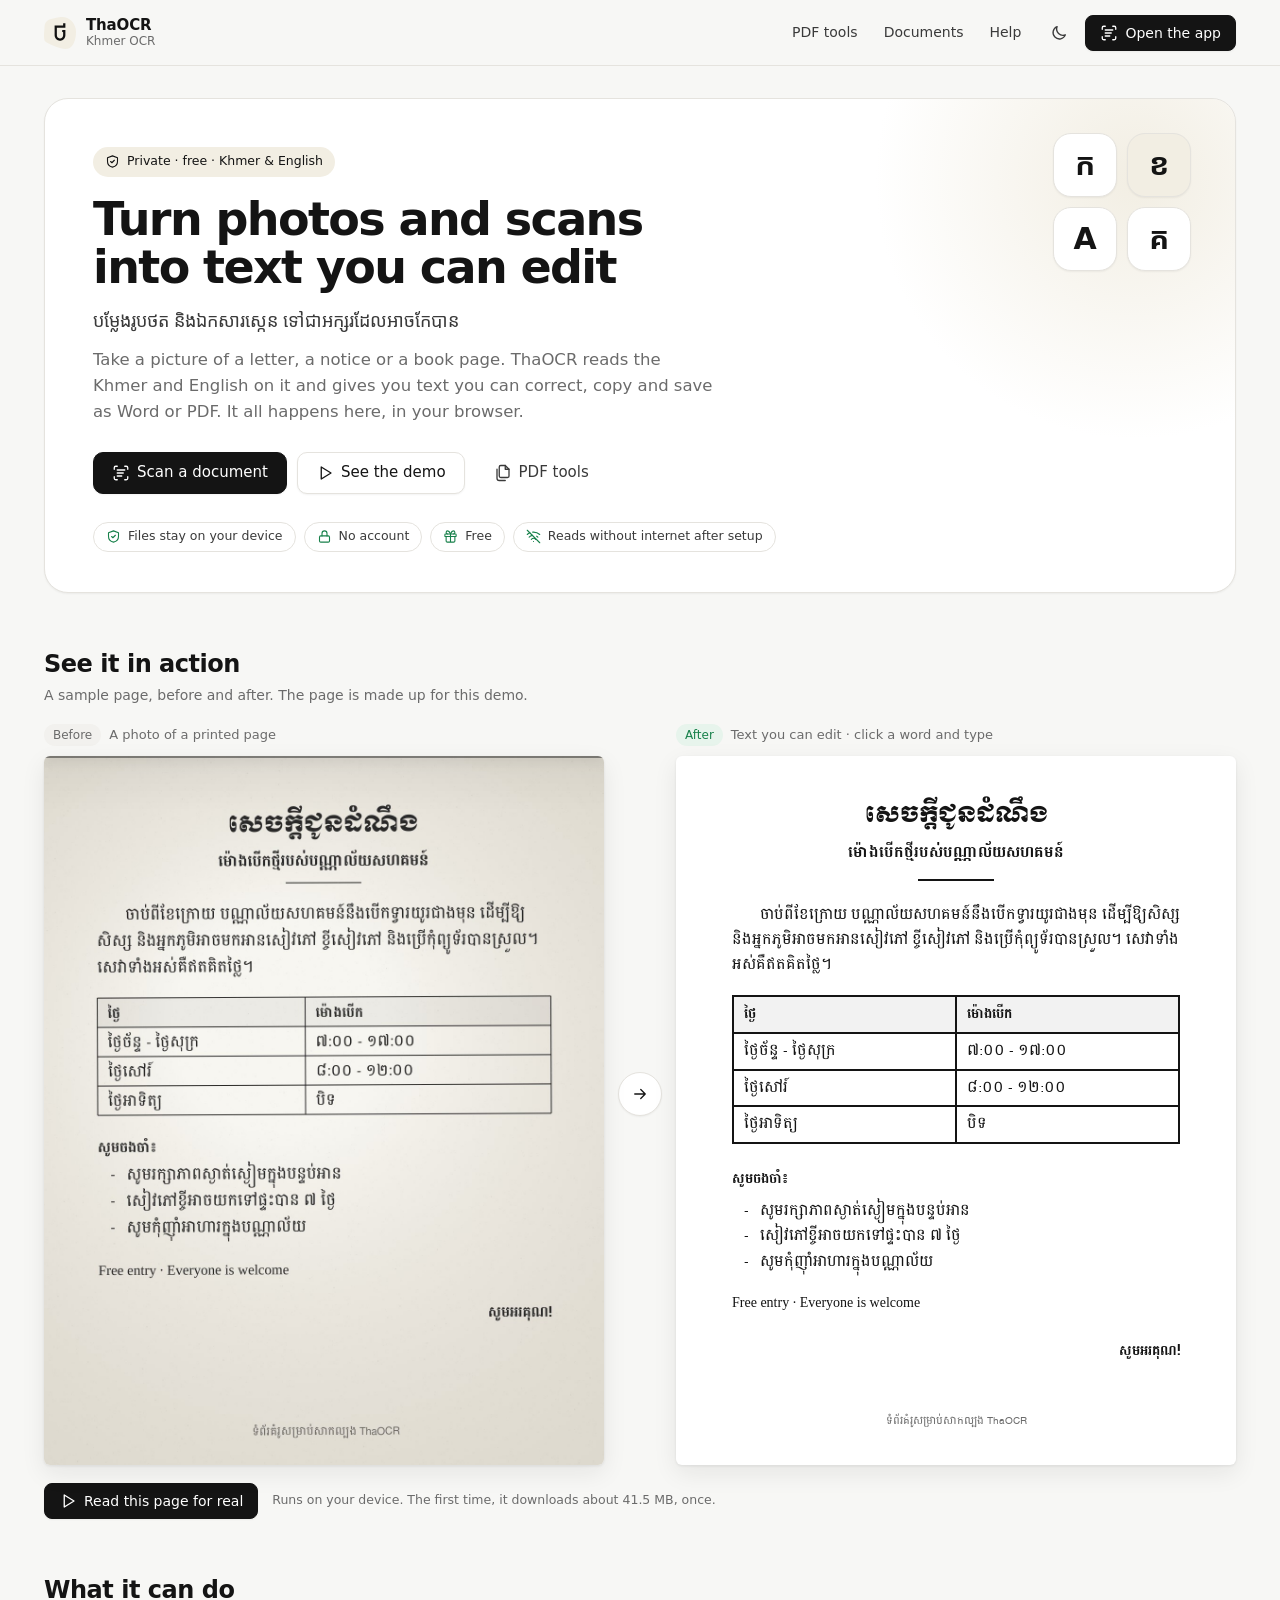
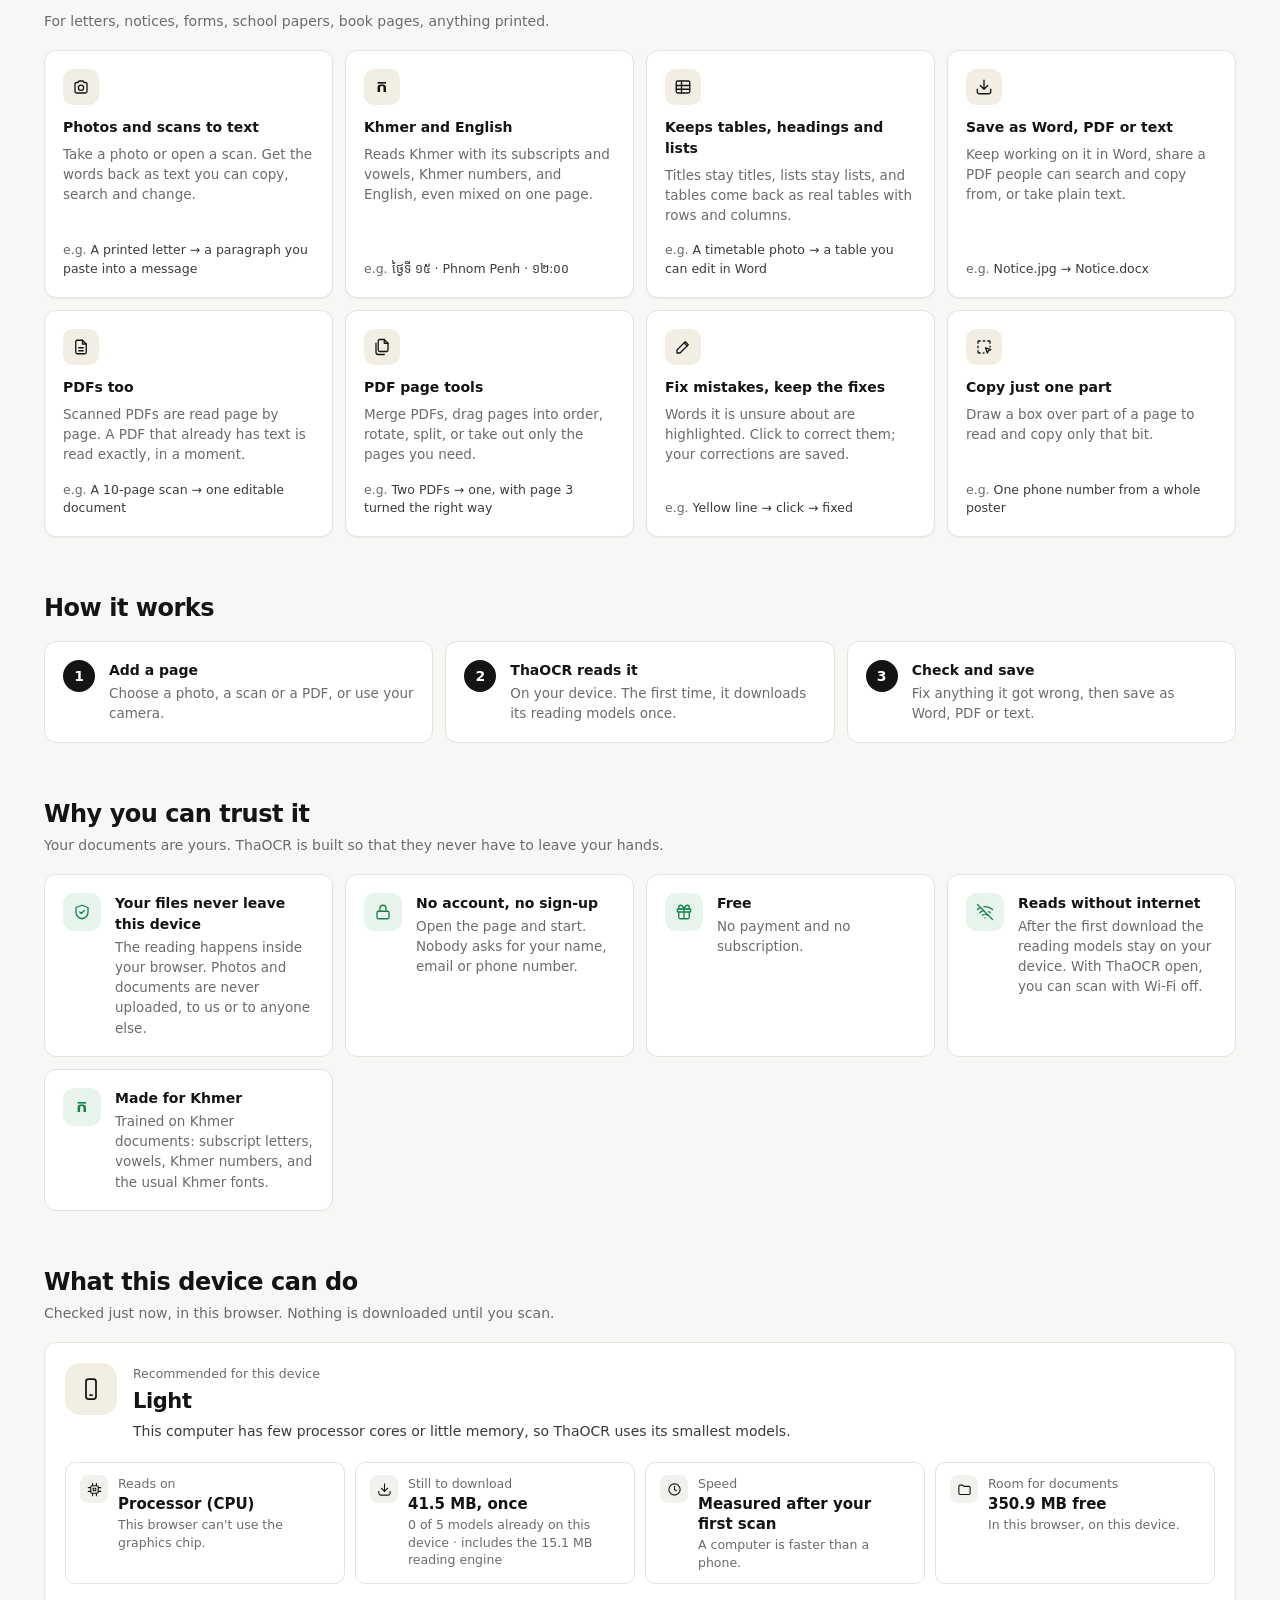
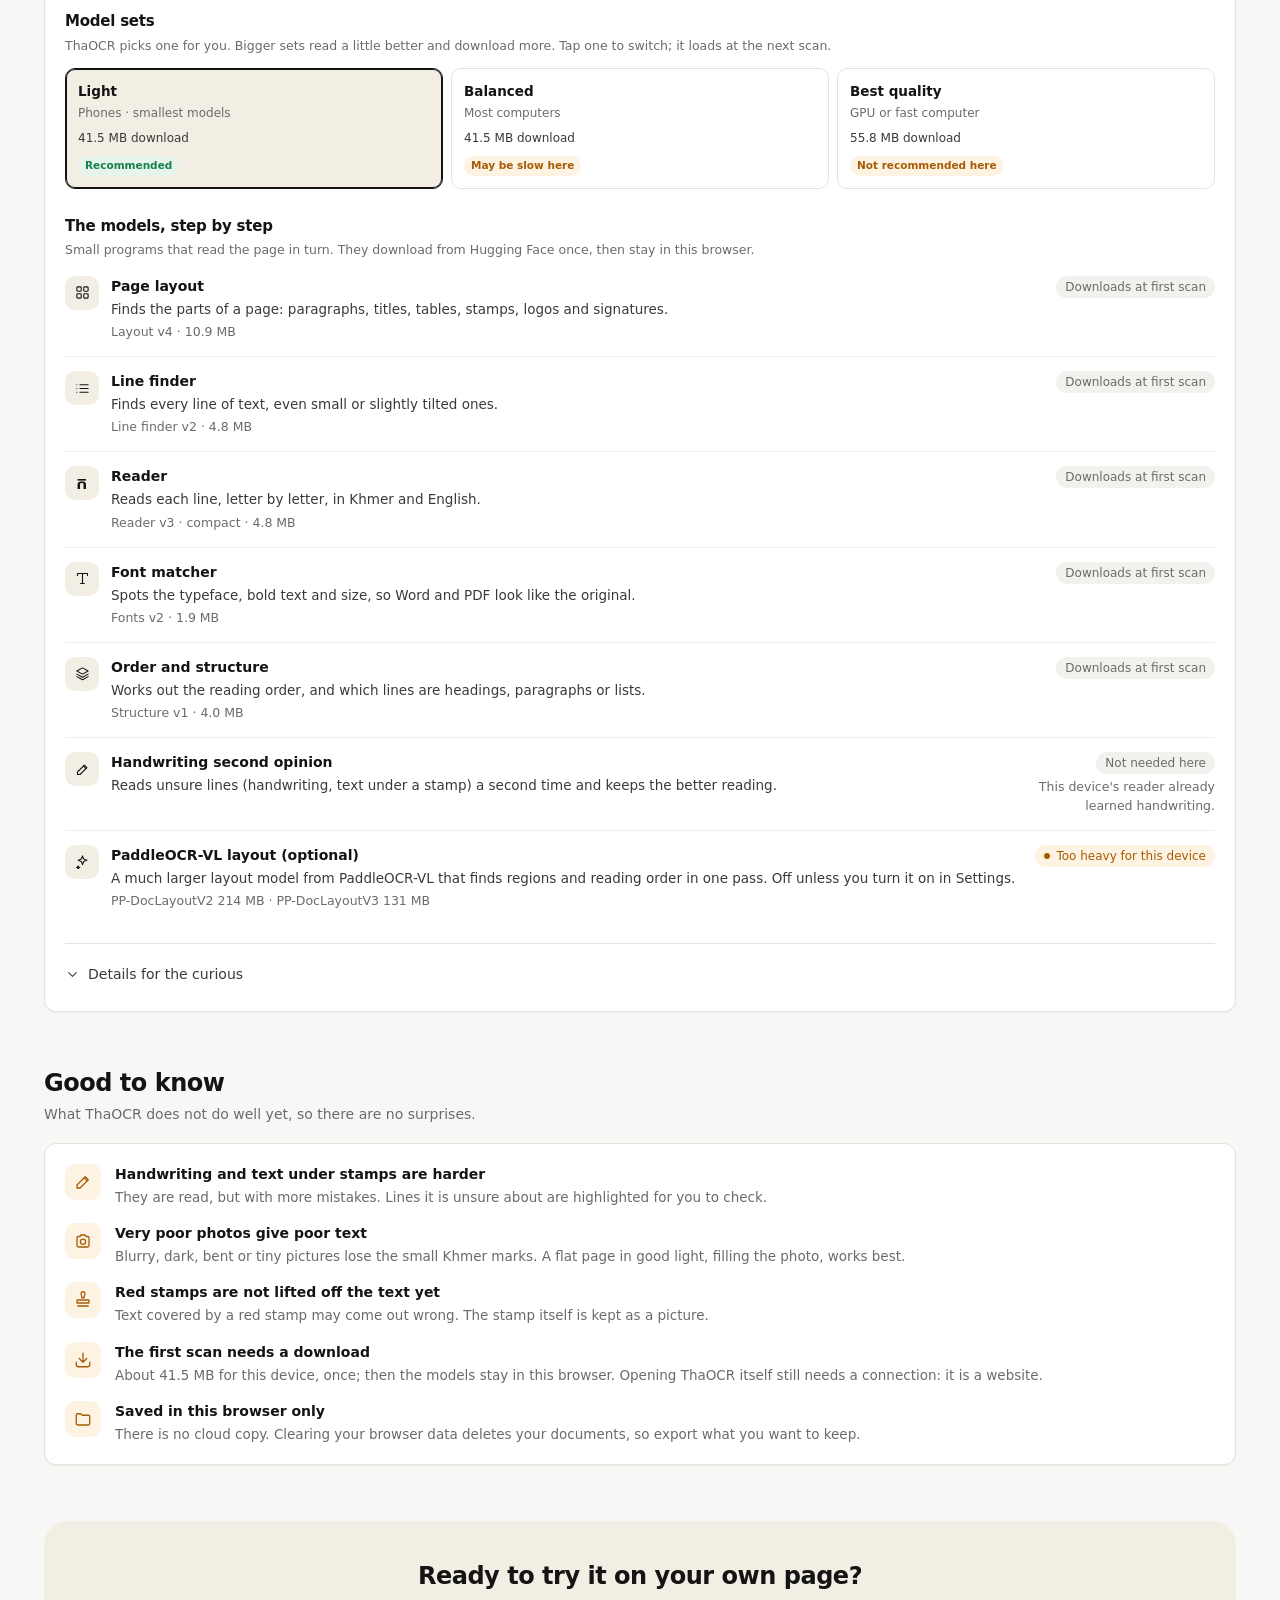
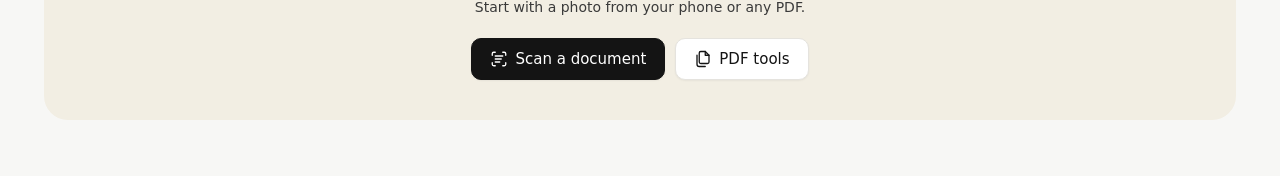
<file: index.html>
<!DOCTYPE html>
<html lang="en"><head><meta charset="utf-8"><meta name="viewport" content="width=device-width,initial-scale=1,viewport-fit=cover">
<title>ThaOCR</title>
<meta name="description" content="Khmer and English document OCR that runs entirely in your browser. No upload, no account, no server.">
<meta name="color-scheme" content="light dark">
<meta name="theme-color" content="#f7f7f5">
<script>/* theme before first paint (no flash): saved choice, else the system setting. app.js keeps it in sync. */
(function(){var t;try{t=localStorage.getItem("thaocr.theme")}catch(e){}var d=t==="dark"||(t!=="light"&&window.matchMedia&&matchMedia("(prefers-color-scheme: dark)").matches);document.documentElement.setAttribute("data-theme",d?"dark":"light");var m=document.querySelector('meta[name="theme-color"]');if(m)m.content=d?"#0f0f10":"#f7f7f5";})();</script>
<link rel="icon" type="image/svg+xml" href="logo.svg">
<link rel="stylesheet" href="app.css">
<link rel="stylesheet" href="home.css">
</head><body>
<svg width="0" height="0" style="position:absolute" aria-hidden="true"><defs>
 <symbol id="i-home" viewBox="0 0 24 24"><path d="M3 11.5 12 4l9 7.5"/><path d="M5 10v10h5v-6h4v6h5V10"/></symbol>
 <symbol id="i-pdf" viewBox="0 0 24 24"><path d="M15 2H9a2 2 0 0 0-2 2v12a2 2 0 0 0 2 2h9a2 2 0 0 0 2-2V7z"/><path d="M15 2v5h5"/><path d="M4 7v12a3 3 0 0 0 3 3h8"/></symbol>
 <symbol id="i-scan" viewBox="0 0 24 24"><path d="M3 7V5a2 2 0 0 1 2-2h2M17 3h2a2 2 0 0 1 2 2v2M21 17v2a2 2 0 0 1-2 2h-2M7 21H5a2 2 0 0 1-2-2v-2M7 8h10M7 12h8M7 16h6"/></symbol>
 <symbol id="i-select" viewBox="0 0 24 24"><path d="M4 7V5a1 1 0 0 1 1-1h2M11 4h2M17 4h2a1 1 0 0 1 1 1v2M20 11v1M4 11v2M4 17v2a1 1 0 0 0 1 1h2M11 20h1"/><path d="m14 13 7 2.6-3.1 1.3-1.3 3.1z"/></symbol>
 <symbol id="i-folder" viewBox="0 0 24 24"><path d="M3 7a2 2 0 0 1 2-2h4l2 2h8a2 2 0 0 1 2 2v9a2 2 0 0 1-2 2H5a2 2 0 0 1-2-2z"/></symbol>
 <symbol id="i-sliders" viewBox="0 0 24 24"><path d="M4 21v-7M4 10V3M12 21v-9M12 8V3M20 21v-5M20 12V3M1 14h6M9 8h6M17 16h6"/></symbol>
 <symbol id="i-panel" viewBox="0 0 24 24"><rect x="3" y="4" width="18" height="16" rx="3"/><path d="M9 4v16"/></symbol>
 <symbol id="i-help" viewBox="0 0 24 24"><circle cx="12" cy="12" r="9"/><path d="M9.1 9a3 3 0 0 1 5.8 1c0 2-3 3-3 3M12 17h.01"/></symbol>
 <symbol id="i-shield" viewBox="0 0 24 24"><path d="M12 3l8 3v6c0 5-3.5 8-8 9-4.5-1-8-4-8-9V6z"/><path d="m9 12 2 2 4-4"/></symbol>
 <symbol id="i-download" viewBox="0 0 24 24"><path d="M21 15v3a3 3 0 0 1-3 3H6a3 3 0 0 1-3-3v-3M7 10l5 5 5-5M12 15V3"/></symbol>
 <symbol id="i-sun" viewBox="0 0 24 24"><circle cx="12" cy="12" r="4"/><path d="M12 2v2M12 20v2M4.9 4.9l1.4 1.4M17.7 17.7l1.4 1.4M2 12h2M20 12h2M4.9 19.1l1.4-1.4M17.7 6.3l1.4-1.4"/></symbol>
 <symbol id="i-moon" viewBox="0 0 24 24"><path d="M20.5 14.5A8.5 8.5 0 0 1 9.5 3.5a8.5 8.5 0 1 0 11 11Z"/></symbol>
</defs></svg>
<a class="skip" href="#view">Skip to content</a>
<div class="shell" id="shell">
 <aside class="side" aria-label="Main">
  <div class="side-top">
   <a class="brand" href="#/home" aria-label="ThaOCR home">
    <svg class="mark" viewBox="0 0 792.53 791.42" aria-hidden="true"><path fill="#f2eee3" d="m5.74,347.98c2.95-32.15,5.25-64.36,6.35-96.63C18.74,55.04,169.58,48.29,378.34,7.01c221.05-43.71,381.76,124.54,408.37,292.23,24.98,157.35-28.72,457.08-197.32,488.3-167.89,31.09-510.61-133.44-561.98-187.33C-8.02,563.05-1.58,427.75,5.74,347.98Z"/><path fill="#111" d="m318.8,452.55c0,41.06,31.32,76.2,72.29,78.87,23.42,1.52,44.78-7.4,59.92-22.54,14.02-14.02,22.71-33.37,22.71-54.76v-77.46h0c-15.43,0-27.94-12.51-27.94-27.94h0c0-15.43,12.51-27.94,27.94-27.94h55.87v131.22c0,71.24-55.06,131.56-126.21,135.27-76.86,4-140.47-57.16-140.47-133.15v-245.08h210.8v-55.87s55.87,0,55.87,0v111.75h-210.8v187.64Z"/></svg>
    <div><b>ThaOCR</b><span>Khmer OCR</span></div>
   </a>
   <button class="sidetog" id="sidetog" type="button" title="Close sidebar (Ctrl+Shift+S)" aria-label="Close sidebar" aria-expanded="true"><svg class="i"><use href="#i-panel"/></svg></button>
  </div>
  <nav class="tabs" aria-label="Pages">
   <a class="nav" data-r="home" href="#/home" aria-label="Home"><svg class="i" aria-hidden="true"><use href="#i-home"/></svg><span class="t">Home</span></a>
   <a class="nav" data-r="pdf" href="#/pdf" aria-label="PDF"><svg class="i" aria-hidden="true"><use href="#i-pdf"/></svg><span class="t">PDF</span></a>
   <a class="nav" data-r="scan" href="#/scan" aria-label="Scan"><svg class="i" aria-hidden="true"><use href="#i-scan"/></svg><span class="t">Scan</span></a>
   <a class="nav" data-r="select" href="#/select" aria-label="Select"><svg class="i" aria-hidden="true"><use href="#i-select"/></svg><span class="t">Select</span></a>
   <a class="nav" data-r="documents" href="#/documents" aria-label="Documents"><svg class="i" aria-hidden="true"><use href="#i-folder"/></svg><span class="t">Documents</span><span class="count" id="n_docs"></span></a>
   <a class="nav" data-r="settings" href="#/settings" aria-label="Settings"><svg class="i" aria-hidden="true"><use href="#i-sliders"/></svg><span class="t">Settings</span></a>
  </nav>
  <a class="running hide" id="running" href="#/process" aria-label="OCR running · show progress"><span class="spin"></span><span class="grow" id="running_txt">Working…</span><b id="running_pct"></b></a>
  <div class="spacer"></div>
  <a class="nav help" data-r="help" href="#/help" aria-label="Help"><svg class="i" aria-hidden="true"><use href="#i-help"/></svg><span class="t">Help</span></a>
  <div class="foot">
   <span class="devchip" title="Nothing leaves this device"><svg class="i s" aria-hidden="true"><use href="#i-shield"/></svg><span id="dev">…</span></span>
   <button class="iconbtn themetog" type="button" title="Dark mode" aria-label="Switch to dark mode"><svg class="i ic-moon" aria-hidden="true"><use href="#i-moon"/></svg><svg class="i ic-sun" aria-hidden="true"><use href="#i-sun"/></svg></button>
  </div>
 </aside>
 <div class="main">
  <!-- Home only (#/home): a website header instead of the sidebar. The app pages keep the sidebar. -->
  <header class="lhead" id="lhead" aria-label="ThaOCR">
   <div class="lhead-in">
    <a class="brand" href="#/home" aria-label="ThaOCR home">
     <svg class="mark" viewBox="0 0 792.53 791.42" aria-hidden="true"><path fill="#f2eee3" d="m5.74,347.98c2.95-32.15,5.25-64.36,6.35-96.63C18.74,55.04,169.58,48.29,378.34,7.01c221.05-43.71,381.76,124.54,408.37,292.23,24.98,157.35-28.72,457.08-197.32,488.3-167.89,31.09-510.61-133.44-561.98-187.33C-8.02,563.05-1.58,427.75,5.74,347.98Z"/><path fill="#111" d="m318.8,452.55c0,41.06,31.32,76.2,72.29,78.87,23.42,1.52,44.78-7.4,59.92-22.54,14.02-14.02,22.71-33.37,22.71-54.76v-77.46h0c-15.43,0-27.94-12.51-27.94-27.94h0c0-15.43,12.51-27.94,27.94-27.94h55.87v131.22c0,71.24-55.06,131.56-126.21,135.27-76.86,4-140.47-57.16-140.47-133.15v-245.08h210.8v-55.87s55.87,0,55.87,0v111.75h-210.8v187.64Z"/></svg>
     <div><b>ThaOCR</b><span>Khmer OCR</span></div>
    </a>
    <nav class="lnav" aria-label="Pages">
     <a href="#/pdf">PDF tools</a>
     <a href="#/documents">Documents<span class="count" id="ln_docs"></span></a>
     <a href="#/help">Help</a>
    </nav>
    <button class="btn icon ghost themetog tip" type="button" data-tip="Dark mode" aria-label="Switch to dark mode"><svg class="i ic-moon" aria-hidden="true"><use href="#i-moon"/></svg><svg class="i ic-sun" aria-hidden="true"><use href="#i-sun"/></svg></button>
    <a class="btn p" href="#/scan" data-go><svg class="i" aria-hidden="true"><use href="#i-scan"/></svg><span>Open the app</span></a>
   </div>
  </header>
  <div class="topbar"><button class="btn icon themetog tip" id="themetog" type="button" data-tip="Dark mode" aria-label="Switch to dark mode"><svg class="i ic-moon" aria-hidden="true"><use href="#i-moon"/></svg><svg class="i ic-sun" aria-hidden="true"><use href="#i-sun"/></svg></button></div>
  <main class="page" id="view" tabindex="-1"></main>
 </div>
</div>
<input id="fileinput" type="file" accept="image/*,application/pdf,.pdf" multiple hidden>
<div class="toast" id="toast" role="status" aria-live="polite"></div>
<div class="modal hide" id="notice" role="dialog" aria-modal="true" aria-labelledby="notice_t">
 <div class="modal-card">
  <svg class="mark" viewBox="0 0 792.53 791.42" width="44" height="44" aria-hidden="true" style="margin-bottom:14px"><path fill="#f2eee3" d="m5.74,347.98c2.95-32.15,5.25-64.36,6.35-96.63C18.74,55.04,169.58,48.29,378.34,7.01c221.05-43.71,381.76,124.54,408.37,292.23,24.98,157.35-28.72,457.08-197.32,488.3-167.89,31.09-510.61-133.44-561.98-187.33C-8.02,563.05-1.58,427.75,5.74,347.98Z"/><path fill="#111" d="m318.8,452.55c0,41.06,31.32,76.2,72.29,78.87,23.42,1.52,44.78-7.4,59.92-22.54,14.02-14.02,22.71-33.37,22.71-54.76v-77.46h0c-15.43,0-27.94-12.51-27.94-27.94h0c0-15.43,12.51-27.94,27.94-27.94h55.87v131.22c0,71.24-55.06,131.56-126.21,135.27-76.86,4-140.47-57.16-140.47-133.15v-245.08h210.8v-55.87s55.87,0,55.87,0v111.75h-210.8v187.64Z"/></svg>
  <h2 id="notice_t">Welcome to ThaOCR</h2>
  <p class="lead">Khmer &amp; English OCR, right in your browser.</p>
  <ul class="points">
   <li><span class="pi"><svg class="i" aria-hidden="true"><use href="#i-shield"/></svg></span><div><b>Private</b><span>Your files are never uploaded. No account, no server.</span></div></li>
   <li><span class="pi"><svg class="i" aria-hidden="true"><use href="#i-folder"/></svg></span><div><b>Saved on this device only</b><span>Clearing browser data deletes them. Export what you want to keep.</span></div></li>
   <li><span class="pi"><svg class="i" aria-hidden="true"><use href="#i-download"/></svg></span><div><b>One-time download</b><span id="notice_dl" data-after=" Speed depends on your device.">The reading models download once, at the first scan. Speed depends on your device.</span></div></li>
  </ul>
  <button class="btn p lg block" id="notice_ok" type="button">Get started</button>
  <p class="fine">Models from Hugging Face · runtime from jsDelivr · no document data</p>
 </div>
</div>
<script src="ocr/engine.js"></script>
<script src="ocr/pipeline.js"></script>
<script src="ocr/pdf.js"></script>
<script src="ocr/device.js"></script>
<script src="ocr/store.js"></script>
<script src="docview.js"></script>
<script src="export.js"></script>
<script src="pdftools.js"></script>
<script src="home.js"></script>
<script src="app.js"></script>
</body></html>
</file>
<file: app.css>
/* ThaOCR — calm, modern, monochrome. The only tint is the cream of the Tha mark (#f2eee3) on ink (#141414).
   Every colour is a token: [data-theme=dark] on <html> swaps them (set before first paint by index.html).
   Page images and rebuilt pages stay "paper" (white) in both themes, like a document viewer. */
:root{
  color-scheme:light;
  --bg:#f7f7f5;--surface:#fff;--surface-2:#f2f1ee;--surface-3:#e8e6e1;
  --ink:#141414;--ink-2:#3a3a3a;--mut:#6b6b6b;--mut-2:#9c9c9c;
  --line:#e5e3de;--line-2:#efeeea;
  --cream:#f2eee3;--cream-2:#e2dac6;
  --accent:#141414;--accent-hover:#303030;--on-accent:#fff;--seg-on:#fff;
  --ok:#17804a;--ok-soft:#e7f4ec;
  --warn:#a85b06;--warn-soft:#fdf3e2;--warn-line:#f0d6a1;--warn-ink:#6f3e05;
  --bad:#b42318;--bad-soft:#fdecea;--bad-line:#f3c7c7;
  --paper:#fff;--paper-ink:#141414;--focus:#141414;--overlay:rgba(20,20,20,.42);
  --r-l:16px;--r:12px;--r-s:8px;
  --shadow:0 1px 2px rgba(20,20,20,.05);
  --shadow-2:0 12px 32px rgba(20,20,20,.12),0 2px 6px rgba(20,20,20,.06);
  --page-shadow:0 1px 3px rgba(20,20,20,.08),0 8px 24px rgba(20,20,20,.08);
  --ease:cubic-bezier(.2,.7,.2,1);
  --khm:"Noto Sans Khmer","Khmer OS","Khmer OS Battambang",sans-serif;
}
[data-theme=dark]{
  color-scheme:dark;
  --bg:#0f0f10;--surface:#171719;--surface-2:#1e1e21;--surface-3:#2a2a2e;
  --ink:#ededed;--ink-2:#cdcdcd;--mut:#9d9da2;--mut-2:#6d6d72;
  --line:#2b2b2f;--line-2:#222226;
  --cream:#2a2720;--cream-2:#4a4436;
  --accent:#ededed;--accent-hover:#fff;--on-accent:#111;--seg-on:#2e2e33;
  --ok:#5cc98a;--ok-soft:rgba(92,201,138,.13);
  --warn:#efa94a;--warn-soft:rgba(239,169,74,.11);--warn-line:rgba(239,169,74,.3);--warn-ink:#f3c27e;
  --bad:#f2786d;--bad-soft:rgba(242,120,109,.12);--bad-line:rgba(242,120,109,.35);
  --focus:#ededed;--overlay:rgba(0,0,0,.6);
  --shadow:0 1px 2px rgba(0,0,0,.35);
  --shadow-2:0 16px 40px rgba(0,0,0,.55),0 2px 8px rgba(0,0,0,.35);
  --page-shadow:0 1px 3px rgba(0,0,0,.4),0 10px 30px rgba(0,0,0,.45);
}

/* bundled Khmer face: devices without a Khmer system font still shape Khmer (fetched only when Khmer text is shown) */
@font-face{font-family:"Noto Sans Khmer";src:url(fonts/NotoSansKhmer-Regular.ttf) format("truetype");font-weight:400;font-display:swap;unicode-range:U+1780-17FF,U+19E0-19FF,U+200B-200D,U+25CC}
@font-face{font-family:"Noto Sans Khmer";src:url(fonts/NotoSansKhmer-Bold.ttf) format("truetype");font-weight:700;font-display:swap;unicode-range:U+1780-17FF,U+19E0-19FF,U+200B-200D,U+25CC}

/* ---------- base */
*{box-sizing:border-box}
html{-webkit-text-size-adjust:100%}
html,body{margin:0;min-height:100%}
body{font:14px/1.5 Inter,system-ui,-apple-system,"Segoe UI",Roboto,"Noto Sans Khmer",sans-serif;color:var(--ink);background:var(--bg);-webkit-font-smoothing:antialiased;-webkit-tap-highlight-color:transparent}
::selection{background:var(--cream-2)}
a{color:inherit;text-decoration:none}
.page p a:not(.btn),.empty a:not(.btn),.lnk{text-decoration:underline;text-underline-offset:3px;text-decoration-color:var(--mut-2)}
.page p a:not(.btn):hover,.lnk:hover{text-decoration-color:currentColor}
button,input,select,textarea{font:inherit;color:inherit}
button{cursor:pointer}button:disabled{opacity:.45;cursor:default}
input[type=checkbox]{accent-color:var(--accent);width:15px;height:15px;margin:0;cursor:pointer}
:focus-visible{outline:2px solid var(--focus);outline-offset:2px}
:focus:not(:focus-visible){outline:none}
h1,h2,h3{margin:0;font-weight:600;letter-spacing:-.015em}
h1{font-size:26px;line-height:1.2;letter-spacing:-.025em;font-weight:650}h2{font-size:16px}h3{font-size:14px}
.mut{color:var(--mut)}.small{font-size:12.5px}.mono{font-family:ui-monospace,SFMono-Regular,Menlo,monospace;font-variant-numeric:tabular-nums}.num{font-variant-numeric:tabular-nums}
.hide{display:none!important}.grow{flex:1;min-width:0}
.sr{position:absolute;width:1px;height:1px;overflow:hidden;clip:rect(0 0 0 0);white-space:nowrap}
.warn-t{color:var(--warn)}
svg.i{width:18px;height:18px;flex:none;vertical-align:-4px;fill:none;stroke:currentColor;stroke-width:1.75;stroke-linecap:round;stroke-linejoin:round}
svg.i.s{width:15px;height:15px;vertical-align:-3px}
svg.i.l{width:24px;height:24px}
*{scrollbar-width:thin;scrollbar-color:var(--surface-3) transparent}
.skip{position:fixed;left:12px;top:-60px;z-index:200;background:var(--accent);color:var(--on-accent);padding:8px 14px;border-radius:var(--r-s);font-weight:500;transition:top .15s}
.skip:focus{top:12px}
/* smooth colour change when the theme is switched (class added for 300 ms by app.js) */
.theme-anim,.theme-anim *,.theme-anim *::before,.theme-anim *::after{transition:background-color .25s,border-color .25s,color .25s,box-shadow .25s!important}

/* ---------- shell */
.shell{display:grid;grid-template-columns:232px minmax(0,1fr);min-height:100vh;min-height:100dvh}
.side{position:sticky;top:0;height:100vh;height:100dvh;padding:14px 12px 12px;display:flex;flex-direction:column;gap:2px;background:var(--bg);border-right:1px solid var(--line);z-index:30}
.side-top{position:relative;display:flex;align-items:center;gap:4px;padding:0 0 18px}
.brand{display:flex;align-items:center;gap:10px;padding:4px 6px;border-radius:var(--r-s);flex:1;min-width:0}
.brand .mark{width:32px;height:32px;flex:none;transition:opacity .12s}
.brand b{display:block;font-size:15px;letter-spacing:-.01em;line-height:1.2}
.brand span{display:block;font-size:12px;color:var(--mut);line-height:1.3}
.sidetog{display:grid;place-items:center;width:32px;height:32px;border:0;border-radius:var(--r-s);background:transparent;color:var(--mut);flex:none}
.sidetog:hover{background:var(--surface-2);color:var(--ink)}
nav.tabs{display:flex;flex-direction:column;gap:2px}
.nav{position:relative;display:flex;align-items:center;gap:10px;padding:0 10px;height:38px;border-radius:var(--r-s);color:var(--ink-2);font-weight:500;transition:background .15s,color .15s}
.nav:hover{background:var(--surface-2);color:var(--ink)}
.nav.cur{background:var(--cream);color:var(--ink)}
.nav svg.i{color:var(--mut);transition:color .15s}.nav:hover svg.i,.nav.cur svg.i{color:var(--ink)}
.nav .count{margin-left:auto;font-size:11.5px;color:var(--mut);background:var(--surface-2);border-radius:999px;padding:0 7px;line-height:19px;font-variant-numeric:tabular-nums}
.nav.cur .count{background:var(--surface)}
.nav .count:empty{display:none}
.running{display:flex;align-items:center;gap:8px;margin:12px 0 0;padding:0 10px;height:38px;border:1px solid var(--line);background:var(--surface);border-radius:var(--r-s);font-size:13px;color:var(--ink-2)}
.running:hover{background:var(--surface-2)}
.spin{width:12px;height:12px;border:2px solid currentColor;border-right-color:transparent;border-radius:50%;animation:spin .8s linear infinite;flex:none;display:inline-block}
@keyframes spin{to{transform:rotate(360deg)}}
.side .spacer{flex:1}
.foot{display:flex;align-items:center;gap:6px;padding:10px 2px 0;margin-top:8px;border-top:1px solid var(--line-2)}
.devchip{display:flex;align-items:center;gap:7px;font-size:12px;color:var(--mut);min-width:0;flex:1;padding-left:8px}
.devchip span{white-space:nowrap;overflow:hidden;text-overflow:ellipsis}
.iconbtn{display:inline-grid;place-items:center;width:34px;height:34px;border-radius:var(--r-s);border:0;background:transparent;color:var(--mut);flex:none;transition:background .15s,color .15s}
.iconbtn:hover{background:var(--surface-2);color:var(--ink)}
.ic-sun{display:none}[data-theme=dark] .ic-sun{display:block}[data-theme=dark] .ic-moon{display:none}
@media(min-width:861px){.foot .themetog{display:none}}

/* main column: a slim top bar (theme button at the top right, desktop) above the page */
.main{min-width:0;display:flex;flex-direction:column}
.topbar{display:flex;justify-content:flex-end;align-items:center;gap:8px;padding:14px 40px 0;max-width:1240px;width:100%;margin:0 auto}  /* same width as the page below */
.topbar.wide{max-width:none}
.page{padding:10px 40px 64px;display:flex;flex-direction:column;gap:20px;max-width:1240px;width:100%;margin:0 auto}
.page.wide{max-width:none}
.page:focus{outline:none}
.page.enter>*{animation:rise .25s var(--ease) both}
@keyframes rise{from{opacity:0;transform:translateY(4px)}}
.head{display:flex;align-items:flex-end;gap:12px 16px;flex-wrap:wrap}
.head>.grow{flex:1 1 320px;min-width:min(320px,100%)}
.head .tools{display:flex;gap:8px;flex-wrap:wrap;align-items:center;max-width:100%}
@media(min-width:861px){.head .tools{flex-shrink:0;margin-left:auto;justify-content:flex-end}}  /* tools move to their own row as a group, kept right */
.head p{margin:4px 0 0;color:var(--mut)}
.back{display:inline-flex;align-items:center;gap:4px;font-size:13px;color:var(--mut);margin:0 0 6px -2px;padding:2px;border-radius:6px}
.back:hover{color:var(--ink)}
.title-row{display:flex;gap:10px;align-items:center;flex-wrap:wrap;word-break:break-word}
.rowhead{display:flex;align-items:center;gap:12px;padding:14px 18px 12px}
.sechead{display:flex;align-items:center;gap:12px;margin:0 0 10px}
.sec{display:flex;flex-direction:column}
.fine{display:flex;align-items:center;gap:8px;margin:0;font-size:12.5px;color:var(--mut)}
.fine svg.i{color:var(--mut)}
.col{display:flex;flex-direction:column;gap:16px;min-width:0}
.btnrow{display:flex;gap:8px;flex-wrap:wrap;margin-top:14px}
.linkrow{display:flex;align-items:center;gap:12px;margin-top:16px;padding:12px 14px;border:1px solid var(--line);border-radius:var(--r-s);transition:background .15s,border-color .15s}
.linkrow:hover{background:var(--surface-2);border-color:var(--cream-2)}
.linkrow .ti{width:34px;height:34px;border-radius:9px;background:var(--cream);display:grid;place-items:center;flex:none;color:var(--ink)}
.linkrow b{display:block;font-weight:500}.linkrow .small{display:block;overflow-wrap:anywhere}
.linkrow>svg.i{color:var(--mut);flex:none}

/* ---------- buttons, badges, chips */
.btn{display:inline-flex;align-items:center;justify-content:center;gap:7px;height:36px;padding:0 14px;border-radius:var(--r-s);border:1px solid var(--line);background:var(--surface);color:var(--ink);font-weight:500;white-space:nowrap;line-height:1;box-shadow:var(--shadow);transition:background .15s,border-color .15s,color .15s,transform .06s}
.btn:hover{background:var(--surface-2)}
.btn:active{transform:translateY(1px)}
.btn.p{background:var(--accent);border-color:var(--accent);color:var(--on-accent)}
.btn.p:hover{background:var(--accent-hover);border-color:var(--accent-hover)}
.btn.lg{height:42px;padding:0 18px;font-size:15px;border-radius:10px}
.btn.sm{height:30px;padding:0 10px;font-size:13px;gap:6px}
.btn.icon{width:36px;padding:0}.btn.sm.icon{width:30px}
.btn.block{width:100%}
.btn.ghost{border-color:transparent;background:transparent;box-shadow:none;color:var(--ink-2)}
.btn.ghost:hover{background:var(--surface-2);color:var(--ink)}
.btn.danger{color:var(--bad)}.btn.danger:hover{background:var(--bad-soft);border-color:var(--bad-line)}
.btn:disabled{opacity:.45;pointer-events:none}
.btn.busy:disabled{opacity:.75}.btn.busy svg.i{animation:spin .9s linear infinite}  /* re-run in progress */
.badge{display:inline-flex;align-items:center;gap:6px;height:22px;padding:0 9px;border-radius:999px;font-size:12px;font-weight:500;background:var(--surface-2);color:var(--mut);white-space:nowrap;letter-spacing:0;line-height:1}
.badge.ok{background:var(--ok-soft);color:var(--ok)}.badge.warn{background:var(--warn-soft);color:var(--warn)}.badge.bad{background:var(--bad-soft);color:var(--bad)}.badge.ink{background:var(--cream);color:var(--ink)}
.badge .dot{width:6px;height:6px;border-radius:50%;background:currentColor}
.btn .badge{height:18px;padding:0 6px;font-size:11px}
.chips{display:flex;flex-wrap:wrap;gap:8px}
.chip{display:inline-flex;align-items:center;gap:7px;height:30px;padding:0 12px;border-radius:999px;background:var(--surface);border:1px solid var(--line);font-size:12.5px;color:var(--ink-2);white-space:nowrap;max-width:100%}
.chip svg.i{color:var(--mut)}
button.chip{font:inherit;font-size:12.5px;cursor:pointer}
button.chip:focus-visible{outline:2px solid var(--ink);outline-offset:2px}
a.chip:hover,button.chip:hover{background:var(--surface-2)}
.chip.ok,.chip.ok svg.i{color:var(--ok)}
.card{background:var(--surface);border:1px solid var(--line);border-radius:var(--r);box-shadow:var(--shadow)}
.card.pad{padding:20px}
.card.pad>h2{margin:0 0 14px}
.card.danger{border-color:var(--bad-line)}
.grid{display:grid;gap:16px}
.g-main{grid-template-columns:minmax(0,1fr) 360px;align-items:start}
@media(max-width:1100px){.g-main{grid-template-columns:minmax(0,1fr)}}  /* minmax: a wide header row (file name, zoom tools, badge) must not widen the column past a phone screen */
/* tooltips for icon-only controls (pointer devices only) */
@media(hover:hover){
 .tip{position:relative}
 .tip:hover::after,.tip:focus-visible::after{content:attr(data-tip);position:absolute;top:calc(100% + 8px);left:50%;transform:translateX(-50%);background:var(--accent);color:var(--on-accent);font-size:12px;font-weight:500;line-height:1;padding:7px 9px;border-radius:6px;white-space:nowrap;pointer-events:none;z-index:60;box-shadow:var(--shadow-2);animation:fade .12s}
}

/* ---------- drop zone & file list */
.drop{position:relative;border:1.5px dashed var(--cream-2);background:var(--surface);border-radius:var(--r-l);padding:52px 24px;text-align:center;color:var(--mut);cursor:pointer;transition:background .2s,border-color .2s,transform .2s var(--ease)}
.drop:hover{border-color:var(--mut-2)}
.drop.on{background:var(--cream);border-color:var(--ink);transform:scale(1.005)}
.drop .ico{width:56px;height:56px;border-radius:16px;background:var(--cream);display:grid;place-items:center;margin:0 auto 14px;color:var(--ink);transition:transform .2s var(--ease)}
.drop:hover .ico,.drop.on .ico{transform:translateY(-2px)}
.drop b{display:block;font-size:17px;font-weight:600;color:var(--ink);margin-bottom:2px}
.drop .acts{display:flex;gap:10px;justify-content:center;margin-top:18px;flex-wrap:wrap}
.drop.compact{padding:16px 20px;display:flex;align-items:center;gap:14px;text-align:left}
.drop.compact .ico{margin:0;width:42px;height:42px;border-radius:12px}.drop.compact .acts{margin:0;margin-left:auto}.drop.compact b{font-size:14.5px}
.flist{display:flex;flex-direction:column}
.frow{display:flex;align-items:center;gap:14px;padding:10px 18px;border-top:1px solid var(--line-2)}
.frow .fico{width:44px;height:44px;display:grid;place-items:center;border:1px solid var(--line);border-radius:8px;background:var(--surface-2);color:var(--mut);flex:none}
.frow img{width:44px;height:44px;object-fit:cover;border-radius:8px;border:1px solid var(--line);background:var(--paper);flex:none}
.frow b{display:block;font-weight:500;overflow:hidden;text-overflow:ellipsis;white-space:nowrap}
.frow .x{width:32px;height:32px;border-radius:8px;border:0;background:transparent;color:var(--mut);display:grid;place-items:center;flex:none}
.frow .x:hover{color:var(--bad);background:var(--bad-soft)}
.startbar{display:flex;align-items:center;gap:12px;padding:12px 18px;border-top:1px solid var(--line);background:var(--surface-2);border-radius:0 0 var(--r) var(--r);flex-wrap:wrap}
.startbar .mut{display:inline-flex;align-items:center;gap:6px}

/* ---------- forms */
.field{display:flex;flex-direction:column;gap:6px;margin-bottom:16px}
.field>label{font-weight:500;font-size:13px;color:var(--ink-2)}
.sel{display:flex}
.sel select,.sel input{width:100%;height:38px;padding:0 10px;border:1px solid var(--line);border-radius:var(--r-s);background:var(--surface);color:var(--ink);outline:0;transition:border-color .15s}
.sel select:hover,.sel input:hover{border-color:var(--mut-2)}
.sel select:focus-visible,.sel input:focus-visible{border-color:var(--ink);outline:2px solid var(--focus);outline-offset:1px}
.search{display:flex;align-items:center;gap:8px;height:36px;border:1px solid var(--line);border-radius:var(--r-s);padding:0 12px;width:260px;color:var(--mut);background:var(--surface);transition:border-color .15s}
.search:focus-within{border-color:var(--ink)}
.search input{border:0;outline:0;width:100%;background:transparent;color:var(--ink);height:100%}
.search input::-webkit-search-cancel-button{cursor:pointer}
.seg{display:inline-flex;gap:2px;border-radius:10px;background:var(--surface-2);padding:3px;border:1px solid var(--line-2)}
.seg button{display:inline-flex;align-items:center;gap:6px;border:0;background:transparent;height:28px;padding:0 11px;border-radius:7px;color:var(--mut);font-size:13px;font-weight:500;white-space:nowrap;transition:background .15s,color .15s}
.seg button:hover{color:var(--ink)}
.seg button.on{background:var(--seg-on);color:var(--ink);box-shadow:0 1px 2px rgba(0,0,0,.08),0 0 0 1px var(--line)}
.tg{display:inline-flex;align-items:center;gap:6px;font-size:12.5px;color:var(--mut);cursor:pointer;user-select:none;white-space:nowrap}
.tg:hover{color:var(--ink)}
.note{display:flex;gap:10px;align-items:flex-start;background:var(--warn-soft);border:1px solid var(--warn-line);color:var(--warn-ink);border-radius:var(--r-s);padding:10px 12px;font-size:13px}
.note svg.i{color:var(--warn);margin-top:1px}
.row-set{display:flex;align-items:center;gap:12px;flex-wrap:wrap}
.tiers{display:grid;grid-template-columns:repeat(3,minmax(0,1fr));gap:8px}
.tier{position:relative;display:flex;flex-direction:column;align-items:flex-start;gap:2px;text-align:left;border:1px solid var(--line);border-radius:10px;padding:12px;background:var(--surface);color:var(--ink);transition:border-color .15s,background .15s,box-shadow .15s}
.tier:hover{border-color:var(--mut-2)}
.tier.on{border-color:var(--ink);box-shadow:inset 0 0 0 1px var(--ink);background:var(--cream)}
.tier b{font-weight:600;font-size:13.5px}
.tier span{font-size:12px;color:var(--mut)}
.tier .rec{font-style:normal;font-size:10.5px;font-weight:600;margin-top:6px;padding:2px 7px;border-radius:999px;background:var(--ok-soft);color:var(--ok)}
@media(max-width:560px){.tiers{grid-template-columns:1fr}}
details.adv>summary{display:flex;align-items:center;gap:12px;padding:16px 20px;cursor:pointer;list-style:none;border-radius:var(--r)}
details.adv>summary::-webkit-details-marker{display:none}
details.adv>summary b{display:block;font-size:16px}
details.adv>summary svg.i{color:var(--mut);transition:transform .2s var(--ease)}
details.adv[open]>summary svg.i{transform:rotate(180deg)}
details.adv>summary:hover{background:var(--surface-2)}
details.adv[open]>summary{border-radius:var(--r) var(--r) 0 0}
.adv-body{padding:6px 20px 20px}

/* ---------- tables */
table.tbl{width:100%;border-collapse:collapse;font-size:13.5px}
.tbl th{font-weight:500;color:var(--mut);text-align:left;padding:10px 18px;border-bottom:1px solid var(--line);font-size:12px}
.tbl td{padding:10px 18px;border-bottom:1px solid var(--line-2);vertical-align:middle}
.tbl tr:last-child td{border-bottom:0}
.tbl tr.click{cursor:pointer}
.tbl tr.click td{transition:background .12s}
.tbl tr.click:hover td,.tbl tr.click:focus-visible td{background:var(--surface-2)}
.tbl tr.click:focus-visible{outline-offset:-2px}
.doc{display:flex;align-items:center;gap:12px;min-width:0}
.doc .ic{width:40px;height:40px;border-radius:8px;border:1px solid var(--line);overflow:hidden;flex:none;background:var(--paper)}
.doc .ic img{width:100%;height:100%;object-fit:cover;display:block}
.doc b{display:block;font-weight:500;word-break:break-word}.doc span{font-size:12px;color:var(--mut)}
.acc{display:inline-flex;align-items:center;gap:10px}
.bar{height:6px;border-radius:999px;background:var(--line-2);overflow:hidden}
.bar i{display:block;height:100%;background:var(--accent);border-radius:999px;transition:width .3s}
.bar i.fill{width:100%;border-radius:0;transform-origin:0 50%;transform:scaleX(0);transition:none;will-change:transform}   /* the process bar: compositor only */
.acc .bar{width:56px}.acc .bar i.ok{background:var(--ok)}.acc .bar i.warn{background:var(--warn)}
.empty{padding:48px 20px;text-align:center;color:var(--mut);display:flex;flex-direction:column;align-items:center;gap:10px}
.empty .ico{width:52px;height:52px;border-radius:14px;background:var(--surface-2);display:grid;place-items:center;color:var(--mut);margin-bottom:2px}
.empty b{color:var(--ink);font-size:15px;font-weight:600}
@media(max-width:720px){.tbl .c-conf,.tbl .c-date{display:none}.tbl td,.tbl th{padding-left:14px;padding-right:10px}}

/* ---------- process */
.stage{background:var(--surface-2);border-radius:0 0 calc(var(--r) - 1px) calc(var(--r) - 1px);padding:28px;display:grid;place-items:center;min-height:480px}
.stage .pageimg{position:relative;box-shadow:var(--page-shadow);background:var(--paper);max-width:100%;overflow:hidden;border-radius:4px}
.pageimg>img,.pageimg>canvas{display:block;max-width:100%;max-height:70vh}
/* scan line: a full-size layer moved with transform (GPU, no layout), gliding down and back up with easing */
.scanline{position:absolute;inset:0;pointer-events:none;animation:scan 2.8s cubic-bezier(.45,0,.55,1) infinite alternate;will-change:transform;transition:opacity .4s}
.scanline::before{content:"";position:absolute;left:0;right:0;top:0;height:2px;background:var(--paper-ink);box-shadow:0 0 14px 1px rgba(20,20,20,.45)}
.scanline::after{content:"";position:absolute;left:0;right:0;top:2px;height:56px;background:linear-gradient(rgba(20,20,20,.07),transparent)}
.scanline.soft{opacity:.35;animation-duration:3.6s}
@keyframes scan{from{transform:translateY(0)}to{transform:translateY(calc(100% - 2px))}}
.badge.ink .dot{animation:pulse 1.4s ease-in-out infinite}
@keyframes pulse{0%,100%{opacity:1;transform:scale(1)}50%{opacity:.35;transform:scale(.7)}}
.prog{font-size:40px;font-weight:650;letter-spacing:-.03em;font-variant-numeric:tabular-nums;line-height:1}
.pipe .step{display:flex;gap:12px;padding:10px 0;border-bottom:1px solid var(--line-2);align-items:center;transition:opacity .3s}
.pipe .step:last-child{border-bottom:0}
.pipe .step:not(.done):not(.run){opacity:.6}
.pipe .n{width:24px;height:24px;border-radius:50%;border:1px solid var(--line);display:grid;place-items:center;font-size:11px;flex:none;color:var(--mut);background:var(--surface);transition:background .3s,border-color .3s,color .3s}
.pipe .step.done .n{background:var(--accent);border-color:var(--accent);color:var(--on-accent)}
.pipe .step.run .n{border-color:var(--ink);font-size:0}
.pipe .step.run .n::after{content:"";width:10px;height:10px;border:2px solid var(--ink);border-right-color:transparent;border-radius:50%;animation:spin .8s linear infinite}
.pipe b{display:block;font-weight:500}.pipe .sub{font-size:12px;color:var(--mut)}.pipe .sub:empty{display:none}
.pipe .ms{margin-left:auto;color:var(--mut-2);font-size:12px}
.pipe .ms:empty{display:none}
.kv{display:flex;justify-content:space-between;gap:12px;padding:8px 0;border-bottom:1px solid var(--line-2);font-size:13px}
.kv:last-child{border-bottom:0}.kv>span{color:var(--mut)}
.kv b{text-align:right;max-width:64%;word-break:break-word;font-weight:500}

/* ---------- review */
.review{display:grid;grid-template-columns:96px minmax(0,1.3fr) minmax(0,1fr) 300px;min-height:70vh;overflow:hidden}
.review.text,.review.original{grid-template-columns:96px minmax(0,1fr) 300px}
.review.one{grid-template-columns:minmax(0,1.3fr) minmax(0,1fr) 300px}
.review.one.text,.review.one.original{grid-template-columns:minmax(0,1fr) 300px}
.review>div{border-right:1px solid var(--line);min-width:0}
.review>div:last-child{border-right:0}
.thumbs{padding:14px 10px;display:flex;flex-direction:column;gap:12px;align-items:center;background:var(--surface-2);max-height:82vh;overflow-y:auto;position:sticky;top:0;align-self:start}
.thumbs .th{width:70px;border:2px solid transparent;border-radius:8px;padding:2px;cursor:pointer;text-align:center;font-size:12px;color:var(--mut);transition:border-color .15s}
.thumbs .th:hover{border-color:var(--line)}
.thumbs .th img{width:100%;display:block;border:1px solid var(--line);border-radius:5px;background:var(--paper)}
.thumbs .th.cur{border-color:var(--ink);color:var(--ink)}
.panehead{display:flex;align-items:center;gap:8px;padding:8px 12px;border-bottom:1px solid var(--line);color:var(--mut);font-size:13px;background:var(--surface);position:sticky;top:0;z-index:2;min-height:48px}
.panehead .mut{white-space:nowrap;overflow:hidden;text-overflow:ellipsis}
.ph-t{display:inline-flex;align-items:center;gap:7px;color:var(--ink);font-weight:500;white-space:nowrap;overflow:hidden;text-overflow:ellipsis;min-width:0}
.ph-t svg.i{color:var(--mut)}
.tool{display:inline-grid;place-items:center;width:30px;height:30px;border-radius:7px;color:var(--ink-2);border:0;background:transparent;flex:none;transition:background .15s}
.tool:hover{background:var(--surface-2);color:var(--ink)}
.panehead .opts,.lb-bar .opts{display:inline-flex;gap:10px;margin-left:6px}
@media(max-width:1400px){.review:not(.original) .panehead .opts{display:none}}
.panehead .seg button{height:26px;padding:0 10px;font-size:12.5px}
.panebody{padding:16px;overflow:auto;max-height:82vh;background:var(--surface-2)}
.panebody.white{background:var(--surface)}
.pagewrap{margin-bottom:22px}.pagewrap:last-child{margin-bottom:0}
.linkbtn{border:0;background:none;color:var(--ink);text-decoration:underline;text-underline-offset:2px;cursor:pointer;font:inherit;letter-spacing:inherit;text-transform:inherit;padding:0}.linkbtn:disabled{color:var(--mut);text-decoration:none;cursor:default}
.pglabel{font-size:11px;color:var(--mut);text-align:center;margin:0 0 8px;letter-spacing:.08em;text-transform:uppercase}
.view{position:relative;margin:0 auto;box-shadow:var(--page-shadow);background:var(--paper);border-radius:3px;overflow:hidden;cursor:zoom-in;transition:outline-color .15s}
.view:hover{outline:2px solid var(--focus);outline-offset:2px}
.view canvas,.view img{display:block;width:100%;height:auto}
.docpage{position:relative;margin:0 auto;background:var(--paper);box-shadow:var(--page-shadow);overflow:hidden;color:#111}
.docpage .ln{position:absolute;white-space:nowrap;outline:0;line-height:1}
.docpage .ln:focus{background:#f2eee3}
.docpage .ln.lo{background:#fdf0d5;border-radius:2px}
.docpage .ln.chg{background:#dff3e8}
.docpage .ln b{font-weight:700}
.docpage .ln.heavy b{font-weight:400}
.docpage img.crop{position:absolute}
.docpage .bu{position:absolute}
.rev{border:1px solid var(--line);border-radius:10px;padding:10px 12px 12px;margin-bottom:10px;background:var(--surface);cursor:pointer;transition:border-color .15s,box-shadow .15s}
.rev:hover{border-color:var(--mut-2)}
.rev.cur{border-color:var(--ink)}
.rev-h{display:flex;align-items:center;justify-content:space-between;gap:8px;font-size:12px;color:var(--mut)}
.rev .snip{margin:8px 0;border:1px solid var(--line);border-radius:6px;background:var(--paper);height:36px;display:grid;place-items:center;overflow:hidden}
.rev .snip canvas{max-width:100%;height:30px}
.rev input{width:100%;border:1px solid var(--line);border-radius:7px;padding:7px 9px;font-family:var(--khm);font-size:15px;margin:0 0 8px;background:var(--surface);color:var(--ink);outline:0;transition:border-color .15s}
.rev input:focus{border-color:var(--ink)}
.rev .acts{display:flex;gap:8px}
.allgood{display:flex;align-items:center;gap:10px;padding:12px 14px;border-radius:10px;background:var(--ok-soft);color:var(--ok);font-weight:500;margin-bottom:6px}
.sub-h{margin:20px 0 4px;font-size:11.5px;color:var(--mut);font-weight:600;text-transform:uppercase;letter-spacing:.06em}
.textout{font-family:var(--khm);font-size:15px;line-height:1.75;white-space:pre-wrap;padding:24px 28px;tab-size:4;color:var(--ink)}
.textout .blk{margin-bottom:14px}
.textout .para{margin:0 0 .45em;white-space:pre-wrap}
.textout .lbl{font:11px Inter,system-ui,sans-serif;color:var(--mut-2);letter-spacing:.06em;text-transform:uppercase;margin-bottom:2px}
.textout .center{text-align:center}.textout .right{text-align:right}.textout .para.hd{font-weight:600}
.textout .ttw{overflow-x:auto;max-width:100%}.textout .ttab.plain td{border:0;padding:0 1.2em 0 0}.textout .ttab{border-collapse:collapse;margin:.2em 0 .9em;white-space:normal}.textout .ttab td{border:1px solid var(--line);padding:.15em .5em;vertical-align:top}
.menu{position:absolute;right:0;top:calc(100% + 6px);background:var(--surface);border:1px solid var(--line);border-radius:12px;box-shadow:var(--shadow-2);min-width:220px;padding:6px;z-index:20;animation:pop .14s var(--ease);transform-origin:top right}
@keyframes pop{from{opacity:0;transform:translateY(-4px) scale(.98)}}
.menu button{display:flex;width:100%;gap:10px;align-items:center;border:0;background:transparent;padding:0 10px;height:36px;border-radius:7px;text-align:left;color:var(--ink);white-space:nowrap}
.menu button svg.i{color:var(--mut)}
.menu button:hover,.menu button:focus-visible{background:var(--surface-2);outline:0}
.menu.l{left:0;right:auto}
.menu button.danger{color:var(--bad)}.menu button.danger svg.i{color:var(--bad)}
.menu hr{border:0;border-top:1px solid var(--line-2);margin:4px 0}
.menu.tiers{min-width:272px;padding:6px;display:flex;flex-direction:column;gap:2px}
.menu.tiers .mhead{font-size:11px;font-weight:600;letter-spacing:.07em;text-transform:uppercase;color:var(--mut-2);padding:4px 10px 6px}
.menu.tiers button[data-t]{height:auto;min-height:50px;padding:8px 10px;gap:11px;border-radius:8px;white-space:normal}
.menu.tiers button[aria-checked="true"]{background:var(--surface-2)}
.menu.tiers .tico{display:grid;place-items:center;width:32px;height:32px;flex:none;border-radius:8px;background:var(--surface-2);border:1px solid var(--line-2)}
.menu.tiers button[aria-checked="true"] .tico{background:var(--surface);border-color:var(--line)}
.menu.tiers .tico svg.i{color:var(--ink)}
.menu.tiers .tx{display:flex;flex-direction:column;gap:1px;flex:1;min-width:0}
.menu.tiers .tx b{font-weight:600;display:flex;align-items:center;gap:8px;line-height:1.25}
.menu.tiers .sub{font-size:12px;color:var(--mut);line-height:1.3}
.menu.tiers .rec{font-style:normal;font-weight:500;font-size:10.5px;padding:1px 7px;border-radius:999px;background:var(--ok-soft);color:var(--ok)}
.menu.tiers .tck{width:18px;flex:none;display:grid;place-items:center}.menu.tiers .tck svg.i{color:var(--ink)}
.menu.tiers hr{margin:4px 2px}
.menu.tiers .more-row{height:36px;padding:0 10px;gap:11px}.menu.tiers .more-row span{flex:1}
.rel{position:relative}
.chips .rel{display:inline-flex}
.toast{position:fixed;bottom:24px;left:50%;transform:translate(-50%,8px);background:var(--accent);color:var(--on-accent);padding:10px 16px;border-radius:999px;font-size:13px;font-weight:500;box-shadow:var(--shadow-2);z-index:150;opacity:0;transition:opacity .2s,transform .2s var(--ease);pointer-events:none;max-width:calc(100vw - 32px);text-align:center}
.toast.on{opacity:1;transform:translate(-50%,0)}

/* ---------- help */
.tiles{display:grid;grid-template-columns:repeat(auto-fill,minmax(230px,1fr));gap:12px}
.tile{padding:18px;display:flex;flex-direction:column;gap:6px}
.tile .ti{width:36px;height:36px;border-radius:10px;background:var(--cream);display:grid;place-items:center;color:var(--ink);margin-bottom:6px}
.tile b{font-weight:600}
.tile p{margin:0;color:var(--mut);font-size:13.5px}
.keys{display:grid;grid-template-columns:auto 1fr;gap:10px 18px;align-items:center;font-size:13.5px;color:var(--ink-2)}
kbd{display:inline-block;font:12px ui-monospace,SFMono-Regular,Menlo,monospace;min-width:22px;text-align:center;border:1px solid var(--line);border-bottom-width:2px;border-radius:5px;padding:2px 6px;background:var(--surface-2);color:var(--ink)}

/* ---------- welcome notice */
.modal{position:fixed;inset:0;background:var(--overlay);display:grid;place-items:center;z-index:100;padding:20px;backdrop-filter:blur(4px);-webkit-backdrop-filter:blur(4px);animation:fade .2s}
.modal-card{background:var(--surface);border:1px solid var(--line);border-radius:var(--r-l);max-width:440px;width:100%;padding:28px;box-shadow:var(--shadow-2);animation:pop .25s var(--ease)}
.modal-card h2{font-size:21px;letter-spacing:-.02em}
.modal-card .lead{margin:4px 0 0;color:var(--mut)}
.points{list-style:none;margin:20px 0 22px;padding:0;display:flex;flex-direction:column;gap:14px}
.points li{display:flex;gap:12px;align-items:flex-start}
.points .pi{width:36px;height:36px;border-radius:10px;background:var(--cream);display:grid;place-items:center;flex:none;color:var(--ink)}
.points b{display:block;font-weight:600}
.points span{display:block;color:var(--mut);font-size:13px;line-height:1.45}
.modal-card .fine{justify-content:center;margin-top:12px;font-size:11.5px;color:var(--mut-2)}

/* ---------- full-size viewer (always dark) */
.lb{position:fixed;inset:0;z-index:120;display:flex;flex-direction:column;background:rgba(14,14,14,.97);color:#fff;animation:fade .15s}
@keyframes fade{from{opacity:0}to{opacity:1}}
.lb-bar{display:flex;align-items:center;gap:8px;padding:10px 16px;background:rgba(0,0,0,.35);border-bottom:1px solid rgba(255,255,255,.08);font-size:13px;min-height:52px;flex-wrap:wrap}
.lb-bar b{color:#fff;max-width:40vw;overflow:hidden;text-overflow:ellipsis;white-space:nowrap}
.lb-bar .mut{color:rgba(255,255,255,.6)}
.lb-bar .tool{width:34px;height:34px;border-radius:8px;color:#fff}
.lb-bar .tool:hover{background:rgba(255,255,255,.14)}
.lb-bar .tool.pct{width:auto;padding:0 10px;min-width:56px;font-size:12.5px}
.lb-bar label{display:inline-flex;align-items:center;gap:6px;color:rgba(255,255,255,.85);white-space:nowrap;cursor:pointer}
.lb-bar input[type=checkbox]{accent-color:#fff}
.lb :focus-visible{outline-color:#fff}
.lb-body{flex:1;overflow:auto;display:grid;place-items:center;padding:24px;overscroll-behavior:contain}
.lb-body.big{place-items:start}
.lb-body canvas{display:block;background:#fff;box-shadow:0 12px 40px rgba(0,0,0,.6);border-radius:2px;touch-action:none;user-select:none}
.lb-hint{text-align:center;font-size:12px;color:rgba(255,255,255,.5);padding:8px}
@media(max-width:860px){.lb-bar b,.lb-bar .mut,.lb-hint,.lb-bar .opts{display:none}}

/* ---------- collapsible sidebar: full sidebar <-> icon rail (state kept in localStorage) */
@media(min-width:861px){
 .shell{transition:grid-template-columns .2s var(--ease)}
 .shell.collapsed{grid-template-columns:64px minmax(0,1fr)}
 .shell.collapsed .side{padding:14px 10px 12px}
 .shell.collapsed .side-top{justify-content:center;padding:0 0 14px}
 .shell.collapsed .side .brand{flex:none;padding:4px}
 /* collapsed: the open button sits on the logo and appears on hover */
 .shell.collapsed .sidetog{position:absolute;top:0;left:50%;transform:translateX(-50%);width:40px;height:40px;opacity:0;transition:opacity .12s}
 .shell.collapsed .side-top:hover .sidetog,.shell.collapsed .sidetog:focus-visible{opacity:1;background:var(--surface-2);color:var(--ink)}
 .shell.collapsed .side-top:hover .brand .mark{opacity:0}
 .shell.collapsed .side .brand>div,.shell.collapsed .nav .t,.shell.collapsed .nav .count,.shell.collapsed .devchip,.shell.collapsed .running .grow,.shell.collapsed .running b{display:none}
 .shell.collapsed .nav{justify-content:center;padding:0;height:40px}
 .shell.collapsed .running{justify-content:center;padding:0}
 .shell.collapsed .foot{display:none}
 .shell.collapsed .nav:hover::after{content:attr(aria-label);position:absolute;left:calc(100% + 12px);top:50%;transform:translateY(-50%);background:var(--accent);color:var(--on-accent);font-size:12px;font-weight:500;line-height:1;padding:7px 9px;border-radius:6px;white-space:nowrap;pointer-events:none;z-index:60;box-shadow:var(--shadow-2)}
 /* review: the "To check" panel can be closed */
 .review.noside{grid-template-columns:96px minmax(0,1.3fr) minmax(0,1fr)}
 .review.noside.text,.review.noside.original{grid-template-columns:96px minmax(0,1fr)}
 .review.noside.one{grid-template-columns:minmax(0,1.3fr) minmax(0,1fr)}
 .review.noside.one.text,.review.noside.one.original{grid-template-columns:minmax(0,1fr)}
}

/* ---------- responsive review */
@media(max-width:1280px){
 .topbar{padding:14px 24px 0}
 .page{padding:10px 24px 56px}
 .review{grid-template-columns:72px minmax(0,1fr) minmax(0,1fr)}
 .review.text,.review.original{grid-template-columns:72px minmax(0,1fr)}
 .review.one{grid-template-columns:minmax(0,1fr) minmax(0,1fr)}
 .review.one.text,.review.one.original{grid-template-columns:minmax(0,1fr)}
 .review:not(.noside)>div:last-child{grid-column:1/-1;border-top:1px solid var(--line);border-right:0}
 .review:not(.noside)>div:last-child .panebody{max-height:none}
 .review:not(.noside)>div:last-child #r_lows{display:grid;grid-template-columns:repeat(auto-fill,minmax(260px,1fr));gap:10px}
 .review:not(.noside)>div:last-child #r_lows .rev{margin:0}
 .thumbs .th{width:56px}
}
@media(max-width:960px){
 h1{font-size:22px}
 .review,.review.text,.review.original,.review.one,.review.one.text,.review.one.original,.review.noside{grid-template-columns:minmax(0,1fr)}
 .review>div{border-right:0;border-bottom:1px solid var(--line)}
 .thumbs{flex-direction:row;max-height:none;position:static;overflow-x:auto;overflow-y:hidden;padding:10px}
 .thumbs .th{flex:none;width:52px}
 .panebody{max-height:70vh}
 .panehead .mut{display:none}
}

/* ---------- phones: top bar + bottom tab bar */
@media(max-width:860px){
 .shell{grid-template-columns:minmax(0,1fr);grid-template-rows:auto 1fr}
 .topbar{display:none}
 .side{position:sticky;top:0;z-index:40;height:auto;flex-direction:row;align-items:center;gap:2px;padding:8px 8px 8px 10px;padding-top:calc(8px + env(safe-area-inset-top));border-right:0;background:transparent}
 /* the blur sits on a pseudo-element: backdrop-filter on .side itself would trap the fixed tab bar inside it */
 .side::before{content:"";position:absolute;inset:0;z-index:-1;background:var(--bg);background:color-mix(in srgb,var(--bg) 86%,transparent);backdrop-filter:saturate(1.4) blur(14px);-webkit-backdrop-filter:saturate(1.4) blur(14px);border-bottom:1px solid var(--line)}
 .side-top{flex:1;padding:0;min-width:0}
 .brand span,.sidetog,.side .spacer,.devchip{display:none}
 .brand .mark{width:30px;height:30px}
 nav.tabs{position:fixed;left:0;right:0;bottom:0;z-index:40;display:grid;grid-template-columns:repeat(5,1fr);gap:0;padding:6px 6px calc(6px + env(safe-area-inset-bottom));background:var(--surface);background:color-mix(in srgb,var(--surface) 92%,transparent);backdrop-filter:saturate(1.4) blur(14px);-webkit-backdrop-filter:saturate(1.4) blur(14px);border-top:1px solid var(--line)}
 nav.tabs .nav{flex-direction:column;justify-content:center;gap:4px;height:54px;padding:0;font-size:11px;font-weight:500;border-radius:10px;color:var(--mut)}
 nav.tabs .nav:hover{background:transparent}
 nav.tabs .nav::before{content:"";position:absolute;top:5px;left:50%;width:54px;height:28px;transform:translateX(-50%) scaleX(.6);border-radius:999px;background:var(--cream);opacity:0;transition:opacity .2s,transform .25s var(--ease)}
 nav.tabs .nav.cur{background:transparent;color:var(--ink)}
 nav.tabs .nav.cur::before{opacity:1;transform:translateX(-50%) scaleX(1)}
 nav.tabs .nav svg.i,nav.tabs .nav .t{position:relative}
 nav.tabs .nav .count{position:absolute;top:3px;left:calc(50% + 6px);margin:0;background:var(--accent);color:var(--on-accent);font-size:10px;line-height:16px;padding:0 5px;min-width:16px;text-align:center}
 .running{margin:0 4px 0 0;padding:0 10px;height:34px;border-radius:999px}.running .grow{display:none}
 .nav.help{width:40px;height:40px;padding:0;justify-content:center}.nav.help .t{display:none}.nav.help.cur{background:var(--cream)}
 .foot{border:0;margin:0;padding:0}
 .iconbtn{width:40px;height:40px}
 .page{padding:20px 16px calc(96px + env(safe-area-inset-bottom));gap:16px}
 .toast{bottom:calc(84px + env(safe-area-inset-bottom))}
 .search{width:100%}.head .tools.doctools{width:100%}
 .drop{padding:36px 18px}
 .drop.compact{flex-wrap:wrap}.drop.compact .acts{margin-left:0;width:100%}
 .stage{padding:16px;min-height:300px}
 .review.noside{grid-template-columns:minmax(0,1fr)}
}
@media(pointer:coarse){
 .btn.sm{height:36px}.tool{width:38px;height:38px}.frow .x{width:40px;height:40px}.seg button{height:34px}
}

/* ---------- Select page */
.sel-empty{margin-top:0}
.sel-stage{min-height:420px;padding:20px;transition:background .2s}
.sel-stage.on{background:var(--cream)}
.sel-grid{display:grid;grid-template-columns:170px minmax(0,1fr) minmax(280px,360px);gap:16px;align-items:start}
.sel-files{padding:8px;display:flex;flex-direction:column;gap:6px;max-height:calc(100vh - 170px);overflow:auto;position:sticky;top:16px}
.sel-file{position:relative;display:flex;flex-direction:column;gap:6px;padding:6px;border:1px solid transparent;border-radius:var(--r-s);background:none;text-align:left;cursor:pointer;color:var(--ink-2);font:inherit}
.sel-file:hover{background:var(--surface-2)}.sel-file.cur{background:var(--cream);border-color:var(--cream-2)}
.sel-file .th{display:grid;place-items:center;height:96px;background:var(--surface-2);border-radius:5px;overflow:hidden;color:var(--mut)}
.sel-file .th img{max-width:100%;max-height:96px;display:block;box-shadow:0 1px 3px rgba(0,0,0,.12)}
.sel-file .nm{font-size:12px;white-space:nowrap;overflow:hidden;text-overflow:ellipsis}
.sel-file .count{position:absolute;top:10px;left:10px;background:var(--accent);color:var(--on-accent);font-size:11px;border-radius:999px;padding:0 7px;line-height:18px}
.sel-file .count:empty{display:none}
.sel-file .rm{position:absolute;top:10px;right:10px;width:24px;height:24px;border-radius:50%;background:var(--surface);color:var(--ink);display:grid;place-items:center;opacity:0;transition:opacity .15s;box-shadow:0 1px 3px rgba(0,0,0,.2)}
.sel-file:hover .rm,.sel-file:focus-visible .rm{opacity:1}
@media(hover:none){.sel-file .rm{opacity:1}}
.sel-page{position:relative;box-shadow:var(--page-shadow);background:var(--paper);line-height:0;max-width:100%;user-select:none;-webkit-user-select:none}
.sel-canvas{display:block;max-width:100%;max-height:78vh;width:auto;height:auto}
.sel-wait{line-height:1.4;padding:60px 80px;color:#6b6b6b;display:flex;gap:8px;align-items:center}
.sel-layer{position:absolute;inset:0;cursor:crosshair;touch-action:none}
/* boxes are drawn on the page image (paper), so their colours do not follow the theme */
.sel-box{position:absolute;border:2px solid #141414;background:rgba(20,20,20,.06);border-radius:3px;transition:background .2s,box-shadow .2s;overflow:hidden;cursor:pointer;animation:fade .2s}
.sel-box.live{border-style:dashed;background:rgba(20,20,20,.04);cursor:crosshair;animation:none}
.sel-box.done{background:rgba(23,128,74,.07);border-color:#17804a}
.sel-box.failed{border-color:#b42318;background:rgba(180,35,24,.06)}
.sel-box.focus{box-shadow:0 0 0 3px rgba(20,20,20,.18);background:rgba(20,20,20,.1)}
.sel-box .tag{position:absolute;top:0;left:0;background:#141414;color:#fff;font-size:11px;font-weight:600;line-height:16px;padding:0 5px;border-bottom-right-radius:3px}
.sel-box.done .tag{background:#17804a}
.sel-box .sweep{position:absolute;top:0;bottom:0;width:40%;background:linear-gradient(90deg,transparent,rgba(20,20,20,.14),transparent);animation:sweep 1.1s ease-in-out infinite}
@keyframes sweep{from{left:-40%}to{left:100%}}
.sel-results{display:flex;flex-direction:column;gap:10px;max-height:calc(100vh - 170px);overflow:auto;position:sticky;top:16px}
.sel-reshead{display:flex;gap:8px;align-items:center;padding:10px 14px}
.sel-hint{display:flex;flex-direction:column;align-items:center;gap:8px;text-align:center;padding:28px 20px;color:var(--mut)}
.sel-hint svg.i{color:var(--mut-2)}
.sel-item{padding:10px 12px;display:flex;flex-direction:column;gap:8px;transition:box-shadow .2s,border-color .2s;animation:fade .25s}
.sel-item.focus{border-color:var(--ink);box-shadow:inset 0 0 0 1px var(--ink)}
.sel-ih{display:flex;gap:8px;align-items:center}
.sel-ih .tag{background:var(--accent);color:var(--on-accent);font-size:11px;font-weight:600;line-height:18px;border-radius:5px;padding:0 6px}
.sel-text{width:100%;resize:vertical;border:1px solid var(--line);border-radius:var(--r-s);padding:8px 10px;font-family:var(--khm);font-size:16px;line-height:1.6;color:var(--ink);background:var(--surface-2);white-space:pre-wrap}
.sel-text:focus{outline:none;border-color:var(--ink);background:var(--surface)}
.sel-skel{display:flex;flex-direction:column;gap:7px;padding:4px 0}
.sel-skel i{display:block;height:10px;border-radius:5px;background:linear-gradient(90deg,var(--line-2),var(--surface-3),var(--line-2));background-size:200% 100%;animation:shimmer 1.2s linear infinite}
.sel-skel i:nth-child(2){width:85%}.sel-skel i:nth-child(3){width:60%}
@keyframes shimmer{from{background-position:200% 0}to{background-position:0 0}}
@media(max-width:1180px){.sel-grid{grid-template-columns:120px minmax(0,1fr)}.sel-results{grid-column:1/-1;position:static;max-height:none}.sel-files{max-height:70vh}}
@media(max-width:700px){.sel-grid{grid-template-columns:minmax(0,1fr)}  /* minmax: a long file name in the page header must not widen the page */.sel-files{flex-direction:row;overflow-x:auto;position:static}.sel-file{width:110px;flex:none}.sel-file .th{height:70px}.sel-file .th img{max-height:70px}}

/* ---------- zoom inside a pane (Processing, Select): the pane scrolls, zoomPane() sizes the picture.
   contain:size keeps a zoomed picture from widening the page grid; margin:auto centres it without clipping. */
.stage.zoomable{display:flex;overflow:auto;contain:size;height:max(480px,calc(70vh + 56px));min-height:0}
.sel-stage.zoomable{height:max(420px,calc(100vh - 230px))}
@media(max-width:860px){.stage.zoomable{height:max(300px,calc(70vh + 32px))}}
.zoomable>*{margin:auto;flex:none;user-select:none;-webkit-user-select:none}
.zoomable .zsized{max-width:none}
.stage .zsized>img,.stage .zsized>canvas{width:100%;height:100%;max-width:none;max-height:none}
.zoomable img{-webkit-user-drag:none}
.zoomable .pageimg{cursor:zoom-in}.zoomable.zoomed .pageimg{cursor:grab}
.zoomable.grab,.zoomable.grab *{cursor:grab!important}
.zoomable.panning,.zoomable.panning *{cursor:grabbing!important}
.ztools{display:inline-flex;align-items:center;gap:2px;flex:none}
.ztools .zpct{min-width:40px;text-align:center;color:var(--ink-2)}
.ztools .btn{margin-left:2px}
.tool:disabled{opacity:.4;pointer-events:none}
@media(max-width:480px){.ztools .zpct{display:none}}

/* ---------- reduced motion: keep spinners (they signal work), drop the rest */
/* ---------- PDF page (#/pdf, code in pdftools.js + the pt* functions in app.js) */
.pt-feats{display:grid;grid-template-columns:repeat(3,1fr);gap:12px}
.pt-feat{display:flex;gap:12px;align-items:flex-start;padding:14px 16px;border-radius:var(--r);background:var(--surface);border:1px solid var(--line)}
.pt-feat .fi{width:34px;height:34px;border-radius:10px;background:var(--cream);display:grid;place-items:center;flex:none;color:var(--ink)}
.pt-feat b{display:block;font-weight:600;margin-bottom:1px}.pt-feat div span{display:block;font-size:12.5px;color:var(--mut);line-height:1.4}
.pt-files{display:flex;flex-wrap:wrap;gap:8px;margin-bottom:-6px}
.pt-file{padding:0 3px 0 10px;gap:6px}
.pt-file .nm{border:0;background:none;padding:0;font:inherit;color:var(--ink);font-weight:500;max-width:260px;overflow:hidden;text-overflow:ellipsis;white-space:nowrap}
.pt-file .nm:hover{text-decoration:underline;text-underline-offset:2px}
.pt-file .x{width:24px;height:24px;border-radius:50%;border:0;background:transparent;color:var(--mut);display:grid;place-items:center;flex:none}
.pt-file .x:hover{background:var(--bad-soft);color:var(--bad)}
.pt-dot{width:8px;height:8px;border-radius:50%;display:inline-block;flex:none;background:var(--mut-2)}
.pt-dot.c0{background:#4c7bd9}.pt-dot.c1{background:#d9822b}.pt-dot.c2{background:#2f9e6e}.pt-dot.c3{background:#9061c2}.pt-dot.c4{background:#d1495b}.pt-dot.c5{background:#1f9bb0}
/* toolbar: stays in view while the pages scroll */
.pt-bar{position:sticky;top:12px;z-index:8;display:flex;align-items:center;gap:4px;flex-wrap:wrap;padding:8px 10px;min-height:50px;box-shadow:var(--shadow-2)}
.pt-all{width:32px;height:32px;border-radius:8px;border:0;background:transparent;display:grid;place-items:center;flex:none;padding:0}
.pt-all:hover{background:var(--surface-2)}
.pt-all .bx{width:18px;height:18px;border-radius:5px;border:1.5px solid var(--mut-2);display:grid;place-items:center;color:transparent;transition:background .15s,border-color .15s}
.pt-all .bx svg.i{width:12px;height:12px;stroke-width:2.8}
.pt-all:hover .bx{border-color:var(--ink)}
.pt-all.on .bx,.pt-all.some .bx{background:var(--accent);border-color:var(--accent);color:var(--on-accent)}
.pt-count{font-size:13px;color:var(--ink-2);white-space:nowrap;padding:0 8px 0 2px}.pt-count b{font-weight:600;color:var(--ink)}
.vsep{width:1px;height:20px;background:var(--line);margin:0 4px;flex:none}
.pt-ttl{display:inline-flex;align-items:center;gap:6px;font-weight:600;padding:0 8px 0 4px}
.pt-bar .seg{margin-right:6px}
.pt-ranges{height:30px;border:1px solid var(--line);border-radius:var(--r-s);padding:0 10px;background:var(--surface);color:var(--ink);font:inherit;font-size:13px;width:200px;max-width:100%}
.pt-ranges:focus-visible{border-color:var(--ink);outline:2px solid var(--focus);outline-offset:1px}
.pt-sum{color:var(--mut);white-space:nowrap;overflow:hidden;text-overflow:ellipsis;max-width:320px;padding:0 6px}.pt-sum.err{color:var(--bad)}
/* pages */
.pt-stage{position:relative;margin:0 -10px;padding:6px 10px 10px;border-radius:var(--r-l);transition:background .2s}
.pt-stage.on{background:var(--cream)}
.pt-grid{--gx:28px;display:grid;grid-template-columns:repeat(auto-fill,minmax(150px,1fr));gap:22px var(--gx)}
.pt-card{position:relative;min-width:0;container-type:inline-size;touch-action:manipulation;-webkit-touch-callout:none;user-select:none;-webkit-user-select:none}
.pt-pg{display:block;width:100%;padding:0;border:0;background:none;color:inherit;border-radius:12px;cursor:pointer;position:relative}
.pt-pg:focus-visible{outline:2px solid var(--focus);outline-offset:3px}
.pt-th{position:relative;display:block;aspect-ratio:1;border-radius:12px;background:var(--surface-2);border:1px solid var(--line-2);transition:background .15s,border-color .15s,box-shadow .15s}
.pt-pg:hover .pt-th{background:var(--surface-3)}
.pt-th img{position:absolute;top:10px;left:10px;width:calc(100% - 20px);height:calc(100% - 20px);object-fit:contain;transform:rotate(var(--r,0deg));transition:transform .32s var(--ease);filter:drop-shadow(0 1px 1px rgba(0,0,0,.14)) drop-shadow(0 4px 10px rgba(0,0,0,.08));-webkit-user-drag:none}
.pt-ph{position:absolute;left:50%;top:50%;width:50%;aspect-ratio:1/1.414;transform:translate(-50%,-50%);background:var(--paper);border-radius:2px;box-shadow:0 1px 3px rgba(0,0,0,.1);animation:pulse 1.4s ease-in-out infinite}
.pt-bad{position:absolute;inset:0;display:grid;place-items:center;color:var(--warn)}
.pt-card.picked .pt-th{background:var(--cream);border-color:var(--ink);box-shadow:0 0 0 1px var(--ink)}
.pt-ck{position:absolute;top:8px;left:8px;width:22px;height:22px;border-radius:50%;display:grid;place-items:center;background:var(--surface);border:1.5px solid var(--mut-2);color:transparent;opacity:0;transition:opacity .15s,background .15s,border-color .15s;box-shadow:0 1px 2px rgba(0,0,0,.12)}
.pt-ck svg.i{width:13px;height:13px;stroke-width:2.6}
.pt-card:hover .pt-ck,.pt-card.picked .pt-ck,.pt-pg:focus-visible .pt-ck{opacity:1}
.pt-card.picked .pt-ck{background:var(--accent);border-color:var(--accent);color:var(--on-accent)}
.pt-acts{position:absolute;top:8px;right:8px;display:flex;gap:4px;opacity:0;pointer-events:none;transition:opacity .15s}
.pt-card:hover .pt-acts{opacity:1;pointer-events:auto}
.pt-acts button{width:28px;height:28px;border-radius:8px;border:1px solid var(--line);background:var(--surface);color:var(--ink-2);display:grid;place-items:center;padding:0;box-shadow:0 1px 3px rgba(0,0,0,.1)}
.pt-acts button:hover{background:var(--surface-2);color:var(--ink)}
.pt-acts button[data-a=del]:hover{background:var(--bad-soft);color:var(--bad);border-color:var(--bad-line)}
.pt-cap{display:flex;align-items:center;justify-content:center;gap:6px;margin-top:8px;font-size:12px;color:var(--mut);min-height:20px;white-space:nowrap}
.pt-cap .num{color:var(--ink);font-weight:600;font-size:13px;font-variant-numeric:tabular-nums}
.pt-src{display:inline-flex;align-items:center;gap:5px;min-width:0;overflow:hidden}
.pt-src .nm{overflow:hidden;text-overflow:ellipsis;min-width:0;max-width:90px}
.pt-part{font-size:11px;font-weight:600;padding:1px 8px;border-radius:999px;background:var(--surface-2);color:var(--ink-2)}
.pt-card.alt .pt-part{background:var(--cream-2);color:var(--ink)}
.pt-card.alt .pt-th{background:var(--cream)}
.pt-card.out{opacity:.35}
/* split cuts sit in the gap after a page; an active cut draws a dashed line down the gap */
.pt-cut{position:absolute;z-index:3;top:calc(50cqw - 14px);right:calc(var(--gx) / -2 - 14px);width:28px;height:28px;padding:0;border-radius:50%;border:1px dashed var(--mut-2);background:var(--bg);color:var(--mut);display:grid;place-items:center;opacity:.8;transition:opacity .15s,background .15s,color .15s,transform .15s}
.pt-cut[hidden]{display:none}
.pt-cut:hover{opacity:1;color:var(--ink);border:1px solid var(--ink);transform:scale(1.08)}
.pt-cut.on{opacity:1;background:var(--accent);border:1px solid var(--accent);color:var(--on-accent)}
.pt-cut.on::before{content:"";position:absolute;left:12.5px;top:calc(14px - 50cqw);height:100cqw;border-left:2px dashed var(--ink);z-index:-1}
/* dragging */
.pt-grid.dnd .pt-acts{visibility:hidden}
.pt-grid.dnd .pt-pg{cursor:grabbing}
.pt-card.dragging{opacity:.3}
.pt-ins{position:absolute;width:3px;border-radius:3px;background:var(--ink);pointer-events:none;z-index:6}
.pt-ins::before,.pt-ins::after{content:"";position:absolute;left:50%;width:9px;height:9px;border-radius:50%;background:var(--ink);transform:translate(-50%,-50%)}
.pt-ins::before{top:0}.pt-ins::after{top:100%}
.pt-ghost{position:fixed;left:0;top:0;z-index:300;pointer-events:none;width:92px;height:92px;border-radius:12px;background:var(--surface);border:1px solid var(--line);box-shadow:var(--shadow-2)}
.pt-ghost img{position:absolute;top:8px;left:8px;width:calc(100% - 16px);height:calc(100% - 16px);object-fit:contain;filter:drop-shadow(0 1px 2px rgba(0,0,0,.2))}
.pt-ghost .n{position:absolute;top:-8px;right:-8px;min-width:22px;height:22px;padding:0 6px;border-radius:999px;background:var(--accent);color:var(--on-accent);font-size:12px;font-weight:600;display:grid;place-items:center}
/* preview */
.pt-pv{position:relative;display:grid;place-items:center;min-width:120px;min-height:120px;color:rgba(255,255,255,.75)}
.pt-pv canvas{position:absolute;left:50%;top:50%;transition:transform .32s var(--ease)}
.pt-pvn{color:rgba(255,255,255,.75);min-width:48px;text-align:center}
@media(hover:none){.pt-ck{opacity:1}.pt-card.picked .pt-acts{opacity:1;pointer-events:auto}}
@media(max-width:1100px){.pt-bar .pt-tip{display:none}}
@media(max-width:860px){
 .pt-feats{grid-template-columns:minmax(0,1fr)}
 .pt-bar{top:calc(62px + env(safe-area-inset-top));padding:6px 8px}
 .pt-bar:not(.splitting) .btn:not(.k) .lbl,.pt-bar .vsep{display:none}
 .pt-bar .btn.sm:not(.icon):not(.p){padding:0 9px}
 .pt-sum{order:9;flex-basis:100%;max-width:none;padding:2px 4px}
 .pt-ranges{flex:1;width:auto;min-width:120px}
 .pt-stage{margin:0;padding:6px 14px 10px}  /* room for a cut at the end of a row */
 .pt-grid{--gx:20px;grid-template-columns:repeat(auto-fill,minmax(86px,1fr));gap:16px var(--gx)}
 .pt-cut{width:26px;height:26px;top:calc(50cqw - 13px);right:calc(var(--gx) / -2 - 13px)}.pt-cut.on::before{left:11.5px;top:calc(13px - 50cqw)}
 .pt-xl,.pt-ttl{display:none}
 .pt-bar.splitting .seg{order:1;margin:0}.pt-bar.splitting [data-a=splitx]{order:2;margin-left:auto}
 .pt-bar.splitting [data-a=every],.pt-bar.splitting [data-a=nocuts],.pt-bar.splitting .pt-ranges{order:3}
 .pt-bar.splitting #pt_splitgo{order:4;margin-left:auto}.pt-bar.splitting>.grow{display:none}
 .pt-th{border-radius:10px}.pt-th img{top:7px;left:7px;width:calc(100% - 14px);height:calc(100% - 14px)}
 .pt-ck{top:6px;left:6px}.pt-acts{top:calc(100cqw - 34px);right:6px;gap:3px}.pt-acts button{width:28px;height:28px}
 .pt-bar.splitting [data-a=every] svg,.pt-bar.splitting [data-a=nocuts] svg{display:none}
 .pt-src .nm{max-width:56px}
}

/* the model download card (first scan) */
.dl{display:none}.dl.on{display:block;margin:-4px 0 14px}
.dl-scene{position:relative;height:92px;display:flex;align-items:center;justify-content:space-between;padding:0 6px 0 2px}
.dl-cloud{width:66px;height:44px;flex:none;fill:var(--cream);stroke:var(--ink);stroke-width:2;stroke-linejoin:round;animation:dl-bob 2.6s ease-in-out infinite}
.dl-fly{position:absolute;left:58px;right:40px;top:36px;height:0;pointer-events:none}
.dl-fly span{position:absolute;left:0;top:0;opacity:0;animation:dl-x 3s linear infinite;animation-delay:var(--d)}
.dl-fly i{display:block;font:600 15px/1 var(--khm);color:var(--ink);animation:dl-y 3s ease-in-out infinite;animation-delay:var(--d)}
.dl.fast .dl-fly span,.dl.fast .dl-fly i{animation-duration:1.2s}
.dl-dev{position:relative;flex:none;width:36px;height:60px;border:2.5px solid var(--ink);border-radius:9px;overflow:hidden;background:var(--surface);box-shadow:0 0 0 4px var(--surface-2)}
.dl-dev::before{content:"";position:absolute;left:50%;top:4px;width:10px;height:3px;margin-left:-5px;border-radius:2px;background:var(--ink);z-index:2}
.dl-fill{position:absolute;left:0;right:0;bottom:0;height:calc(var(--p,0) * 100%);background:repeating-linear-gradient(-45deg,var(--cream-2) 0 6px,var(--cream) 6px 12px);background-size:17px 17px;animation:dl-stripes .8s linear infinite;transition:height .3s var(--ease)}
.dl-ok{position:absolute;inset:0;margin:auto;width:22px;height:22px;fill:none;stroke:var(--ok);stroke-width:3;stroke-linecap:round;stroke-linejoin:round;opacity:0;transform:scale(.4);transition:opacity .3s,transform .4s var(--ease);z-index:3}
.dl.ready .dl-ok{opacity:1;transform:none}.dl.ready .dl-fly{display:none}.dl.ready .dl-fill{background:var(--ok-soft);animation:none}.dl.ready .dl-dev{border-color:var(--ok)}
.dl-fun{font-weight:600;font-size:15px;line-height:1.5;margin:6px 0 10px;min-height:1.5em}.dl-fun.pop{animation:dl-pop .45s var(--ease)}
.dl-chips{display:flex;flex-wrap:wrap;gap:6px;margin:-2px 0 12px}
.dl-chip{display:inline-flex;align-items:center;gap:4px;font-size:12px;line-height:1;padding:5px 9px;border-radius:999px;background:var(--surface-2);color:var(--mut)}
.dl-chip.run{background:var(--cream);color:var(--ink);box-shadow:inset 0 0 0 1px var(--cream-2);animation:dl-pulse 1.2s ease-in-out infinite}
.dl-chip.done{background:var(--ok-soft);color:var(--ok)}.dl-chip .i{width:12px;height:12px}
@keyframes dl-x{0%{left:0;opacity:0}12%{opacity:1}82%{opacity:1}100%{left:100%;opacity:0}}
@keyframes dl-y{0%{transform:translateY(0) rotate(-8deg)}50%{transform:translateY(-24px) rotate(6deg)}100%{transform:translateY(6px) rotate(0)}}
@keyframes dl-bob{0%,100%{transform:translateY(0)}50%{transform:translateY(-4px)}}
@keyframes dl-stripes{to{background-position:17px 0}}
@keyframes dl-pop{0%{opacity:0;transform:translateY(6px)}100%{opacity:1;transform:none}}
@keyframes dl-pulse{50%{box-shadow:inset 0 0 0 1px var(--ink)}}
@media(max-width:1100px){.g-main.loading>:last-child{order:-1}}  /* phone / narrow: the download card comes first */
@media(prefers-reduced-motion:reduce){.dl-fly{display:none}.dl-cloud,.dl-fill,.dl-chip.run{animation:none!important}}
@media(prefers-reduced-motion:reduce){
 *,*::before,*::after{animation-duration:.01ms!important;animation-iteration-count:1!important;transition-duration:.01ms!important;scroll-behavior:auto!important}
 .spin,.pipe .step.run .n::after{animation-duration:.8s!important;animation-iteration-count:infinite!important}
 .scanline,.badge.ink .dot,.sel-box .sweep,.sel-skel i{animation:none!important}
}
</file>
<file: home.css>
/* Home (#/home, home.js): the welcome page. Only the app.css tokens, so light and dark themes follow. The sample page
   and its editable result are "paper" (white with dark ink) in both themes, like every page view in the app. */
/* Home is a website page, not an app page: a header across the top and no sidebar. app.js puts .landing on the shell
   on #/home only; Scan and the other app pages keep the sidebar. */
.lhead{display:none}
.shell.landing,.shell.landing.collapsed{grid-template-columns:minmax(0,1fr)}
.shell.landing .side,.shell.landing .topbar{display:none}
.shell.landing .lhead{display:block;position:sticky;top:0;z-index:40;padding-top:env(safe-area-inset-top)}
.lhead::before{content:"";position:absolute;inset:0;z-index:-1;background:var(--bg);background:color-mix(in srgb,var(--bg) 86%,transparent);backdrop-filter:saturate(1.4) blur(14px);-webkit-backdrop-filter:saturate(1.4) blur(14px);border-bottom:1px solid var(--line)}
.lhead-in{display:flex;align-items:center;gap:8px;max-width:1240px;margin:0 auto;padding:12px 40px}   /* same width as the page below */
.lhead .brand{flex:none;margin:0 auto 0 -6px}
.lnav{display:flex;align-items:center;gap:2px}
.lnav a{display:inline-flex;align-items:center;gap:7px;height:36px;padding:0 12px;border-radius:var(--r-s);color:var(--ink-2);font-weight:500;transition:background .15s,color .15s}
.lnav a:hover{background:var(--surface-2);color:var(--ink)}
.lnav .count{font-size:11.5px;color:var(--mut);background:var(--surface-2);border-radius:999px;padding:0 7px;line-height:19px;font-variant-numeric:tabular-nums}
.lnav a:hover .count{background:var(--surface)}
.lnav .count:empty{display:none}
.shell.landing .page{padding-top:28px}
.home{display:flex;flex-direction:column;gap:56px;padding-top:4px}
.home h2{font-size:24px;letter-spacing:-.02em;line-height:1.25}
.h-glyph{font:600 17px/1 var(--khm)}

/* hero */
.h-hero{position:relative;overflow:hidden;padding:48px 48px 40px;border-radius:24px;background:var(--surface);border:1px solid var(--line);box-shadow:var(--shadow)}
.h-hero::before{content:"";position:absolute;right:-160px;top:-180px;width:520px;height:520px;border-radius:50%;background:radial-gradient(closest-side,var(--cream),transparent);pointer-events:none}
.h-deco{position:absolute;right:44px;top:34px;display:grid;grid-template-columns:repeat(2,64px);gap:10px;pointer-events:none;user-select:none}
.h-deco span{display:grid;place-items:center;width:64px;height:64px;border-radius:18px;background:var(--surface);border:1px solid var(--line);font:600 30px/1 var(--khm);color:var(--ink);box-shadow:var(--shadow);animation:h-float 6s ease-in-out infinite}
.h-deco span:nth-child(2){animation-delay:-1.5s;background:var(--cream)}.h-deco span:nth-child(3){animation-delay:-3s;font-family:Inter,system-ui,sans-serif}.h-deco span:nth-child(4){animation-delay:-4.5s}
@keyframes h-float{0%,100%{transform:translateY(0)}50%{transform:translateY(-6px)}}
.h-hero>:not(.h-deco){position:relative}
.h-eyebrow{display:inline-flex;align-items:center;gap:7px;height:30px;padding:0 12px;border-radius:999px;background:var(--cream);color:var(--ink);font-size:12.5px;font-weight:500}
.h-eyebrow svg.i{color:var(--ink)}
.h-hero h1{margin:18px 0 0;font-size:46px;line-height:1.06;letter-spacing:-.035em;max-width:640px}
.h-km{margin:14px 0 0;font:500 18px/1.7 var(--khm);color:var(--ink-2)}
.h-lead{margin:10px 0 0;font-size:16.5px;line-height:1.6;color:var(--mut);max-width:620px}
.h-cta{display:flex;flex-wrap:wrap;gap:10px;margin-top:26px}
.h-pills{list-style:none;margin:28px 0 0;padding:0;display:flex;flex-wrap:wrap;gap:8px}
.h-pills li{display:inline-flex;align-items:center;gap:7px;height:30px;padding:0 12px;border-radius:999px;border:1px solid var(--line);background:var(--surface);font-size:12.5px;color:var(--ink-2)}
.h-pills svg.i{color:var(--ok)}

/* section heads */
.h-sec{display:flex;flex-direction:column;gap:18px;scroll-margin-top:84px}   /* below the sticky header */
.h-sechead p{margin:6px 0 0;color:var(--mut);max-width:660px}

/* before -> after */
.h-ba{display:grid;grid-template-columns:minmax(0,1fr) 44px minmax(0,1fr);gap:14px;align-items:stretch}
.h-pane{margin:0;display:flex;flex-direction:column;gap:10px;min-width:0;container-type:inline-size}  /* cqw below = 1% of the page width */
.h-pane figcaption{display:flex;align-items:center;gap:8px;font-size:13px;color:var(--mut);min-height:22px}
.h-paper{position:relative;flex:1;background:var(--paper);color:var(--paper-ink);border-radius:6px;box-shadow:var(--page-shadow);overflow:hidden}
.h-before{display:grid;place-items:center;aspect-ratio:1200/1500;color:#141414}
.h-before img{display:block;width:100%;height:100%;object-fit:cover}
.h-before .scanline{opacity:.5}
.h-arrow{align-self:center;display:grid;place-items:center;width:44px;height:44px;border-radius:50%;background:var(--surface);border:1px solid var(--line);box-shadow:var(--shadow);color:var(--ink)}
/* the result mirrors the page: sizes follow the pane width (1 cqw = 12 px of the 1200 px sample) */
.h-after{padding:7.5cqw 10cqw 6cqw;font:400 2.58cqw/1.75 "ThaDemo",var(--khm);caret-color:#141414;cursor:text;outline:none;transition:box-shadow .15s}
.h-after:focus-visible,.h-after:focus{box-shadow:var(--page-shadow),0 0 0 2px var(--focus)}
.h-after>*{margin:0}
.h-after .h-t{font:400 4cqw/1.6 "ThaDemo Muol",var(--khm);text-align:center}
.h-after .h-s{font-weight:700;font-size:2.83cqw;text-align:center;margin-top:1cqw}
.h-after .h-s::after{content:"";display:block;width:13.4cqw;height:2px;margin:2.2cqw auto 0;background:#141414}
.h-after .h-p{margin-top:3.6cqw;text-indent:5cqw}
.h-after .h-tb{width:100%;border-collapse:collapse;margin-top:3.2cqw;font-size:2.5cqw}
.h-after .h-tb th,.h-after .h-tb td{border:2px solid #141414;padding:.9cqw 1.8cqw;text-align:left;font-weight:400;width:50%}
.h-after .h-tb th{font-weight:700;background:rgba(0,0,0,.05)}
.h-after .h-lh{margin-top:4cqw}
.h-after .h-ul{list-style:none;padding:0 0 0 5cqw;margin-top:1.2cqw}
.h-after .h-ul li{position:relative}.h-after .h-ul li::before{content:"-";position:absolute;left:-2.8cqw}
.h-after .h-en{margin-top:3cqw;font:2.5cqw/1.75 "Liberation Serif",Georgia,"Times New Roman",serif}
.h-after .h-end{text-align:right;margin-top:4cqw}
.h-after .h-foot{text-align:center;color:#6b6b6b;font-size:1.83cqw;margin-top:9cqw}
.h-demobar{display:flex;align-items:center;gap:14px;flex-wrap:wrap}

/* what it can do */
.h-tiles .tile{gap:6px}
.h-eg{margin-top:auto;padding-top:10px;font-size:12.5px;color:var(--ink-2)}
.h-eg::before{content:"e.g. ";color:var(--mut)}

/* how it works */
.h-steps{list-style:none;margin:0;padding:0;display:grid;grid-template-columns:repeat(3,minmax(0,1fr));gap:12px}
.h-steps li{display:flex;gap:14px;align-items:flex-start;padding:18px;border:1px solid var(--line);border-radius:var(--r);background:var(--surface)}
.h-steps .n{flex:none;display:grid;place-items:center;width:32px;height:32px;border-radius:50%;background:var(--accent);color:var(--on-accent);font-weight:600;font-variant-numeric:tabular-nums}
.h-steps b,.h-lims b{display:block;font-weight:600}
.h-steps p,.h-lims p,.h-why p{margin:2px 0 0;color:var(--mut);font-size:13.5px}

/* why you can trust it */
.h-whys{display:grid;grid-template-columns:repeat(auto-fill,minmax(280px,1fr));gap:12px}
.h-why{display:flex;gap:14px;align-items:flex-start;padding:18px;border-radius:var(--r);background:var(--surface);border:1px solid var(--line)}
.h-why b{font-weight:600}
.h-why-i{flex:none;display:grid;place-items:center;width:38px;height:38px;border-radius:11px;background:var(--ok-soft);color:var(--ok)}

/* this device */
.h-dev-top{display:flex;gap:16px;align-items:flex-start}
.h-dev-ic{flex:none;display:grid;place-items:center;width:52px;height:52px;border-radius:15px;background:var(--cream);color:var(--ink)}
.h-dev-top h3{font-size:21px;letter-spacing:-.02em;margin:2px 0 0}
.h-dev-top p{margin:4px 0 0;color:var(--ink-2)}
.h-facts{display:grid;grid-template-columns:repeat(4,minmax(0,1fr));gap:10px;margin-top:20px}
.h-fact{display:flex;gap:10px;align-items:flex-start;padding:12px 14px;border:1px solid var(--line);border-radius:10px;background:var(--surface)}
.h-fact-i{flex:none;display:grid;place-items:center;width:28px;height:28px;border-radius:8px;background:var(--surface-2);color:var(--ink)}
.h-fact b{display:block;font-size:15px;font-weight:600;line-height:1.35;margin:1px 0 2px}
.h-fact .small{display:block;line-height:1.4}
.h-sub{font-size:15px;margin:26px 0 0}
.h-subp{margin:4px 0 12px}
.h-sets .tier{gap:3px}
.h-sets .h-setsz{font-size:12px;color:var(--ink-2);margin-top:4px}
.h-sets i{font-style:normal;font-size:10.5px;font-weight:600;margin-top:6px;padding:2px 7px;border-radius:999px}
.h-sets .h-warn{background:var(--warn-soft);color:var(--warn)}
.h-sets .rec+.h-warn{margin-top:4px}
.h-models{display:flex;flex-direction:column}
.h-model{display:grid;grid-template-columns:34px minmax(0,1fr) auto;gap:12px;align-items:start;padding:14px 0;border-top:1px solid var(--line-2)}
.h-model:first-child{border-top:0;padding-top:4px}
.h-model-i{display:grid;place-items:center;width:34px;height:34px;border-radius:10px;background:var(--cream);color:var(--ink)}
.h-model b{font-weight:600}
.h-model p{margin:2px 0 2px;color:var(--ink-2);font-size:13.5px}
.h-model-st{display:flex;flex-direction:column;align-items:flex-end;gap:4px;max-width:220px;text-align:right}
.h-details{margin-top:18px;border-top:1px solid var(--line);padding-top:14px}
.h-details>summary{display:inline-flex;align-items:center;gap:8px;cursor:pointer;list-style:none;font-weight:500;padding:6px 10px 6px 6px;margin-left:-6px;border-radius:var(--r-s);color:var(--ink-2)}
.h-details>summary::-webkit-details-marker{display:none}
.h-details>summary:hover{background:var(--surface-2);color:var(--ink)}
.h-details>summary svg.i{transition:transform .2s var(--ease)}
.h-details[open]>summary svg.i{transform:rotate(180deg)}
.h-tech{margin-top:12px}
.h-tech .kv b{max-width:70%}
.h-mtable-wrap{overflow-x:auto;margin-top:10px;border:1px solid var(--line);border-radius:10px}
.h-mtable{width:100%;border-collapse:collapse;font-size:13px}
.h-mtable th,.h-mtable td{text-align:left;padding:10px 12px;border-top:1px solid var(--line-2);vertical-align:top}
.h-mtable thead th{border-top:0;font-size:12px;font-weight:500;color:var(--mut);background:var(--surface-2)}
.h-mtable .h-mgroup th{font-size:12px;font-weight:600;color:var(--ink);background:var(--surface-2);padding:7px 12px}
.h-mtable td b{display:block;font-weight:500}
.h-mtable td .small{display:block;margin-top:2px}
.h-mtable td.num{white-space:nowrap}
.h-mtable code{font-size:11.5px;color:var(--mut-2)}
.h-mtable td:last-child{white-space:nowrap}
.h-ok{display:flex;align-items:center;gap:4px;margin-top:5px;color:var(--ok)}

/* good to know */
.h-lims{list-style:none;margin:0;display:flex;flex-direction:column;gap:16px}
.h-lims li{display:flex;gap:14px;align-items:flex-start}
.h-lim-i{flex:none;display:grid;place-items:center;width:36px;height:36px;border-radius:10px;background:var(--warn-soft);color:var(--warn)}

/* last call to action */
.h-end-cta{display:flex;flex-direction:column;align-items:center;text-align:center;padding:40px 24px;border-radius:24px;background:var(--cream)}
.h-end-cta p{margin:6px 0 0;color:var(--ink-2)}
.h-end-cta .h-cta{justify-content:center;margin-top:20px}
.h-end-cta .btn:not(.p){background:var(--surface)}

@media(max-width:1280px){.lhead-in{padding:12px 24px}}
@media(max-width:1100px){
 .h-deco{display:none}
 /* side by side the panes would be too narrow to read: one above the other, at most 600 px wide */
 .h-ba{grid-template-columns:minmax(0,1fr)}
 .h-pane{width:100%;max-width:600px;justify-self:center}
 .h-arrow{justify-self:center;transform:rotate(90deg)}
 .h-facts{grid-template-columns:repeat(2,minmax(0,1fr))}
}
@media(max-width:860px){
 nav.tabs .nav[data-r=home]{display:none}   /* five tabs at the bottom; the logo at the top opens Home */
 .lhead-in{padding:8px 12px 8px 16px;gap:4px}
 .lhead .brand{margin-left:-4px}
 .lnav{display:none}   /* a phone has room for the logo, the theme button and "Open the app"; the app's tab bar has the rest */
 .shell.landing .page{padding-top:20px;padding-bottom:calc(48px + env(safe-area-inset-bottom))}   /* no tab bar at the bottom */
 .shell.landing~.toast{bottom:calc(24px + env(safe-area-inset-bottom))}
 .home{gap:40px}
 .h-sec{scroll-margin-top:72px}   /* below the sticky top bar */
 .h-hero{padding:28px 20px 24px;border-radius:18px}
 .h-hero::before{right:-220px;top:-240px}
 .h-hero h1{font-size:31px;line-height:1.12}
 .h-km{font-size:16px}
 .h-lead{font-size:15px}
 .h-cta .btn{flex:1 1 100%}
 .home h2{font-size:21px}
 /* on a phone the result reflows at a reading size, like the Document view */
 .h-after{padding:22px 20px 24px;font-size:15px;line-height:1.8}
 .h-after .h-t{font-size:22px}.h-after .h-s{font-size:16px;margin-top:4px}.h-after .h-s::after{width:72px;margin-top:12px}
 .h-after .h-p{margin-top:16px;text-indent:24px}
 .h-after .h-tb{font-size:14px;margin-top:16px}.h-after .h-tb th,.h-after .h-tb td{padding:6px 10px;border-width:1.5px}
 .h-after .h-lh{margin-top:18px}.h-after .h-ul{padding-left:22px;margin-top:4px}.h-after .h-ul li::before{left:-14px}
 .h-after .h-en{font-size:14.5px;margin-top:14px}.h-after .h-end{margin-top:16px}.h-after .h-foot{font-size:12px;margin-top:28px}
 .h-steps{grid-template-columns:minmax(0,1fr)}
 .h-facts{grid-template-columns:minmax(0,1fr)}
 .h-model{grid-template-columns:34px minmax(0,1fr)}
 .h-model-st{grid-column:2;align-items:flex-start;text-align:left;max-width:none}
 .h-end-cta{padding:28px 18px;border-radius:18px}
 /* every-model table: one stacked row per model (name, then status and size), no sideways scrolling */
 .h-mtable thead{display:none}
 .h-mtable tbody,.h-mtable .h-mgroup,.h-mtable .h-mgroup th{display:block}
 .h-mtable tr:not(.h-mgroup){display:grid;grid-template-columns:minmax(0,1fr) auto;grid-template-areas:"n n" "s z";border-top:1px solid var(--line-2)}
 .h-mtable tr:not(.h-mgroup) td{border-top:0}
 .h-mtable tr:not(.h-mgroup) td:nth-child(1){grid-area:n;padding-bottom:2px}
 .h-mtable tr:not(.h-mgroup) td:nth-child(2){grid-area:z;padding-top:4px;text-align:right}
 .h-mtable tr:not(.h-mgroup) td:nth-child(3){grid-area:s;padding-top:4px;white-space:normal}
 .h-mtable .h-mgroup th{border-top:1px solid var(--line-2)}.h-mtable .h-mgroup:first-child th{border-top:0}
}
@media(prefers-reduced-motion:reduce){.h-deco span{animation:none}}
</file>
